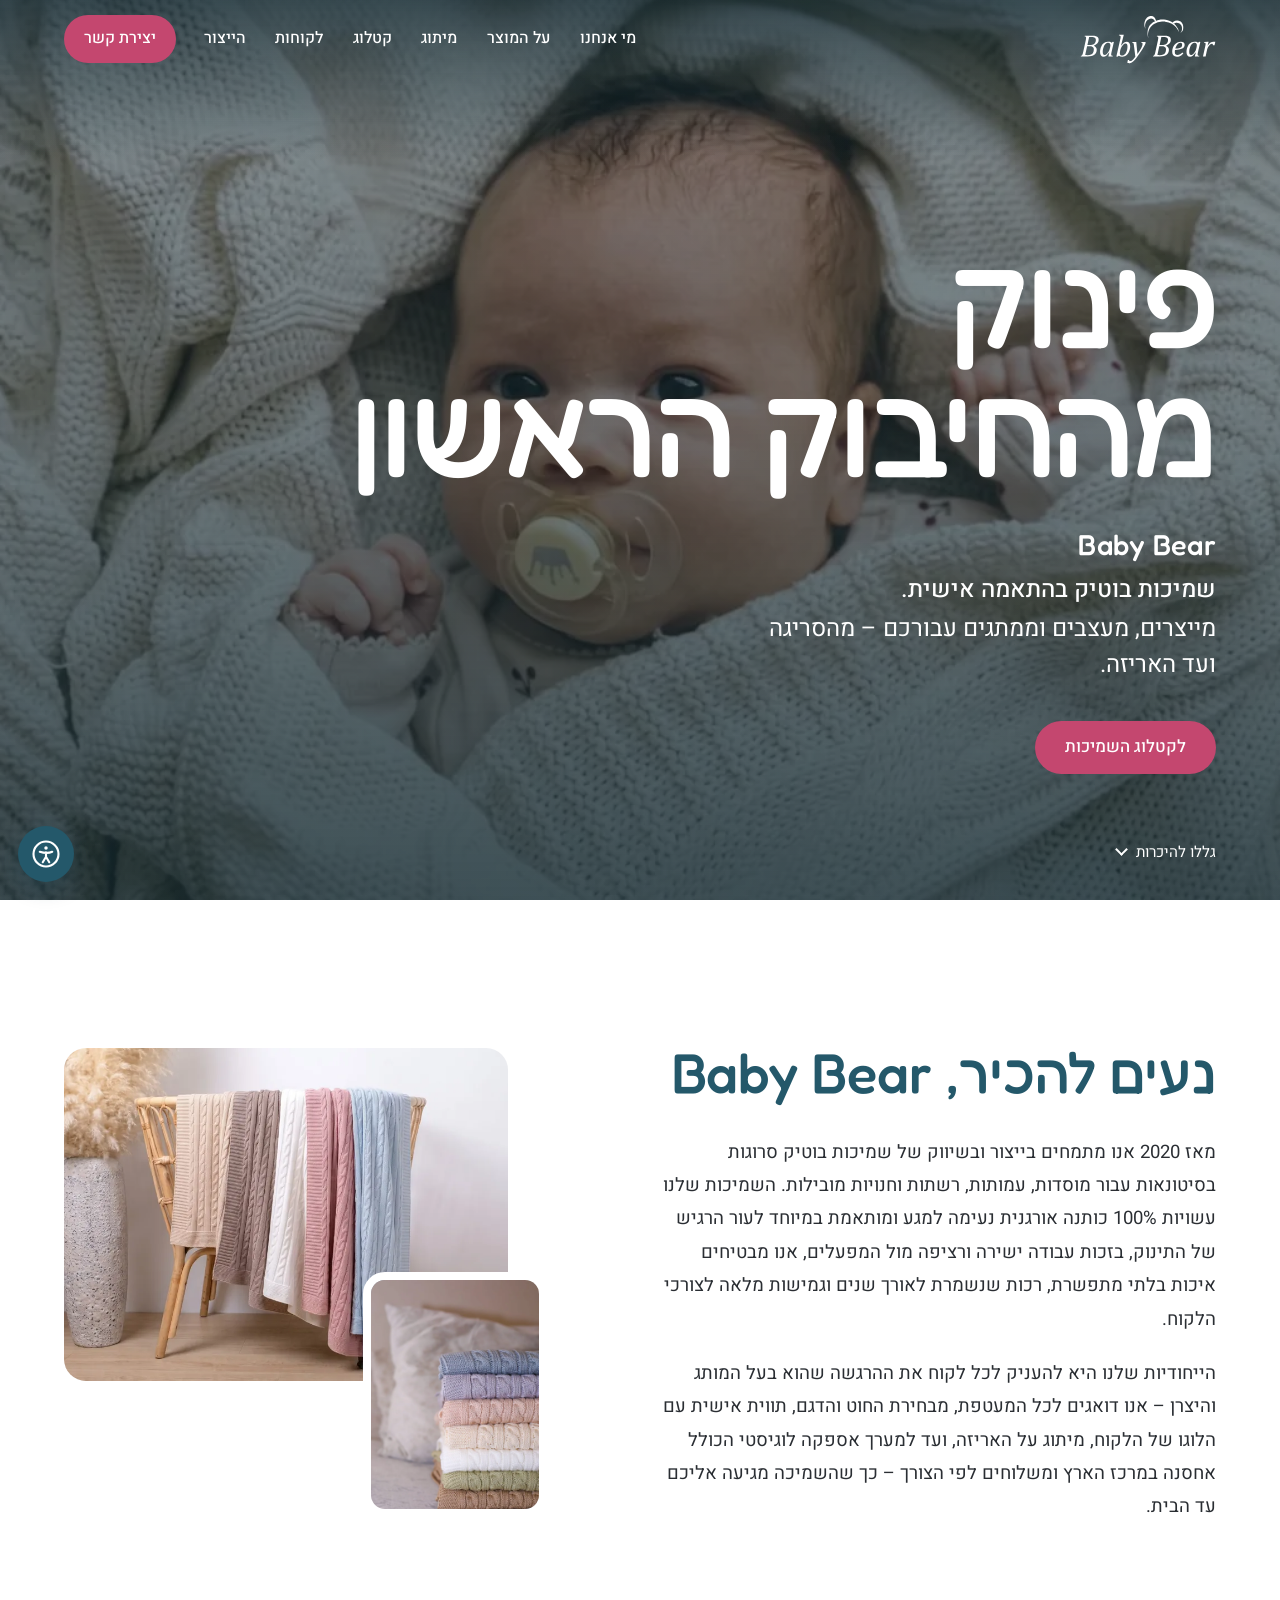
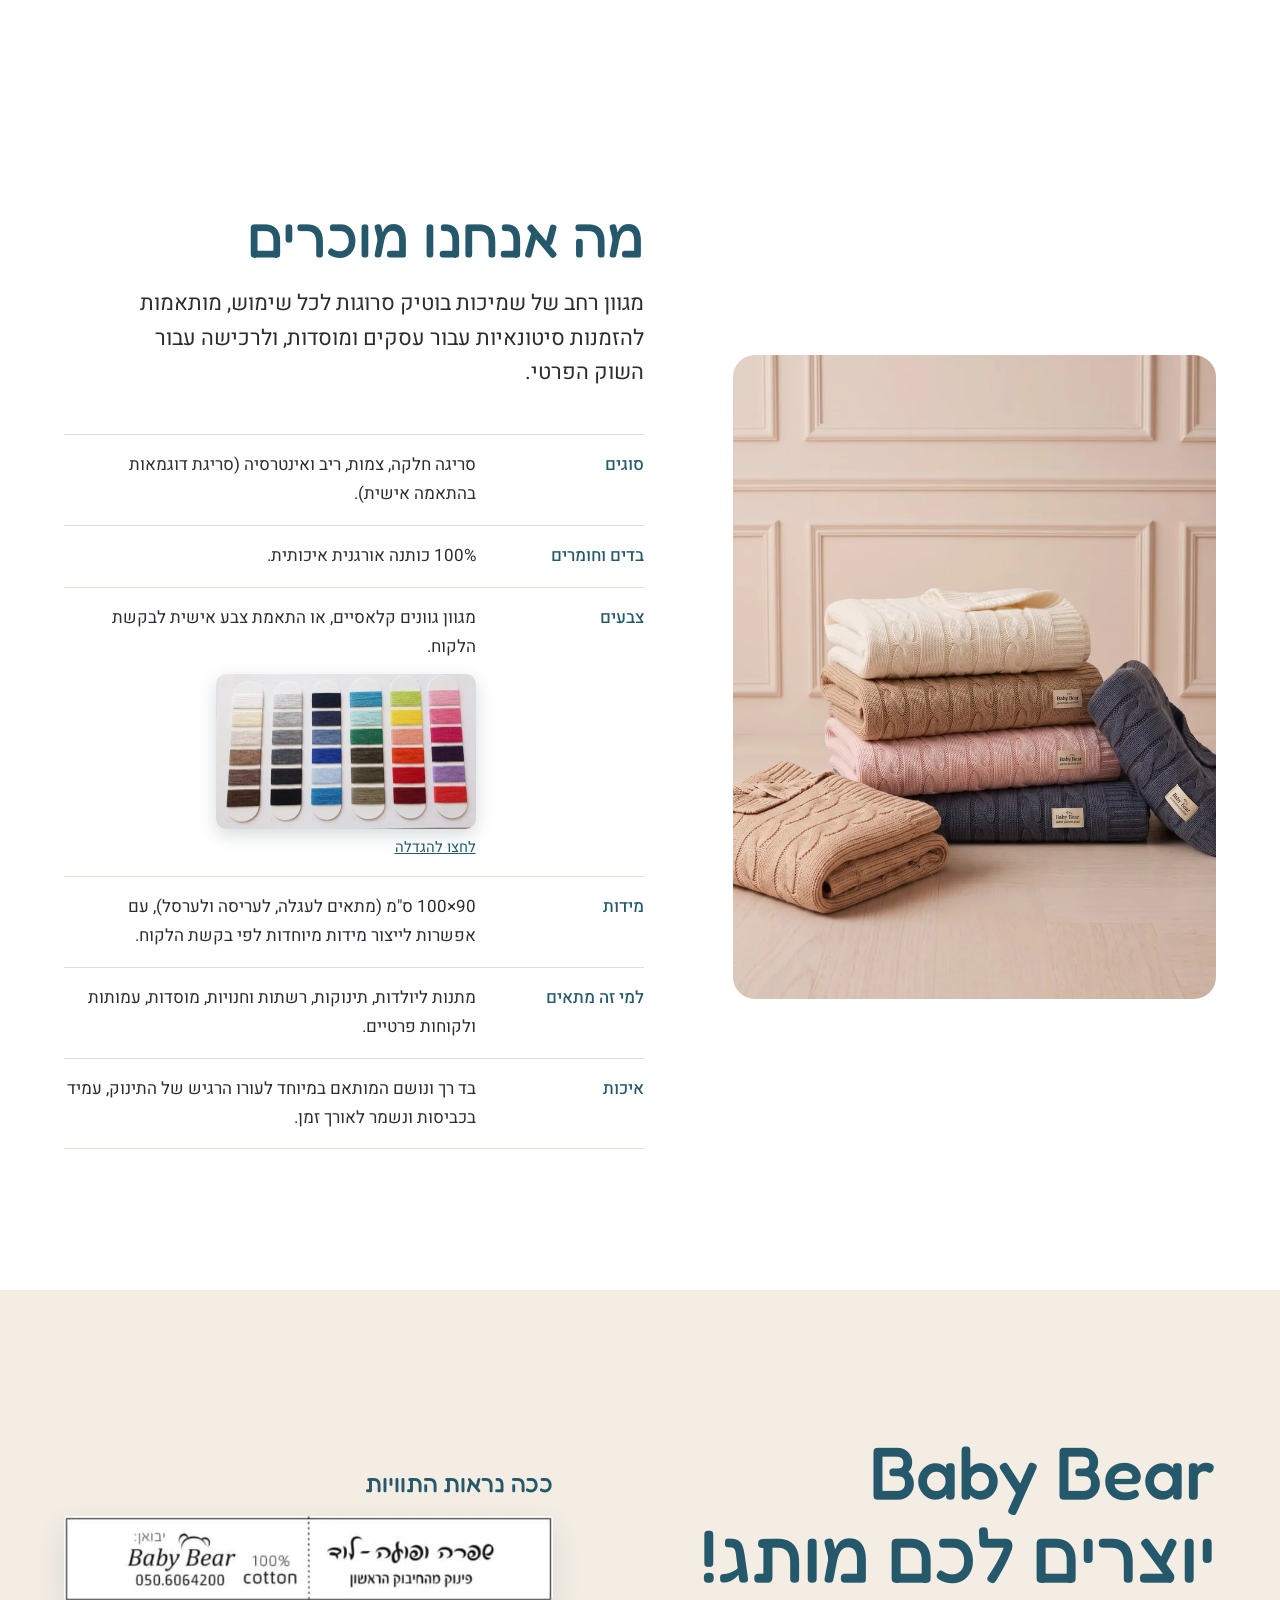
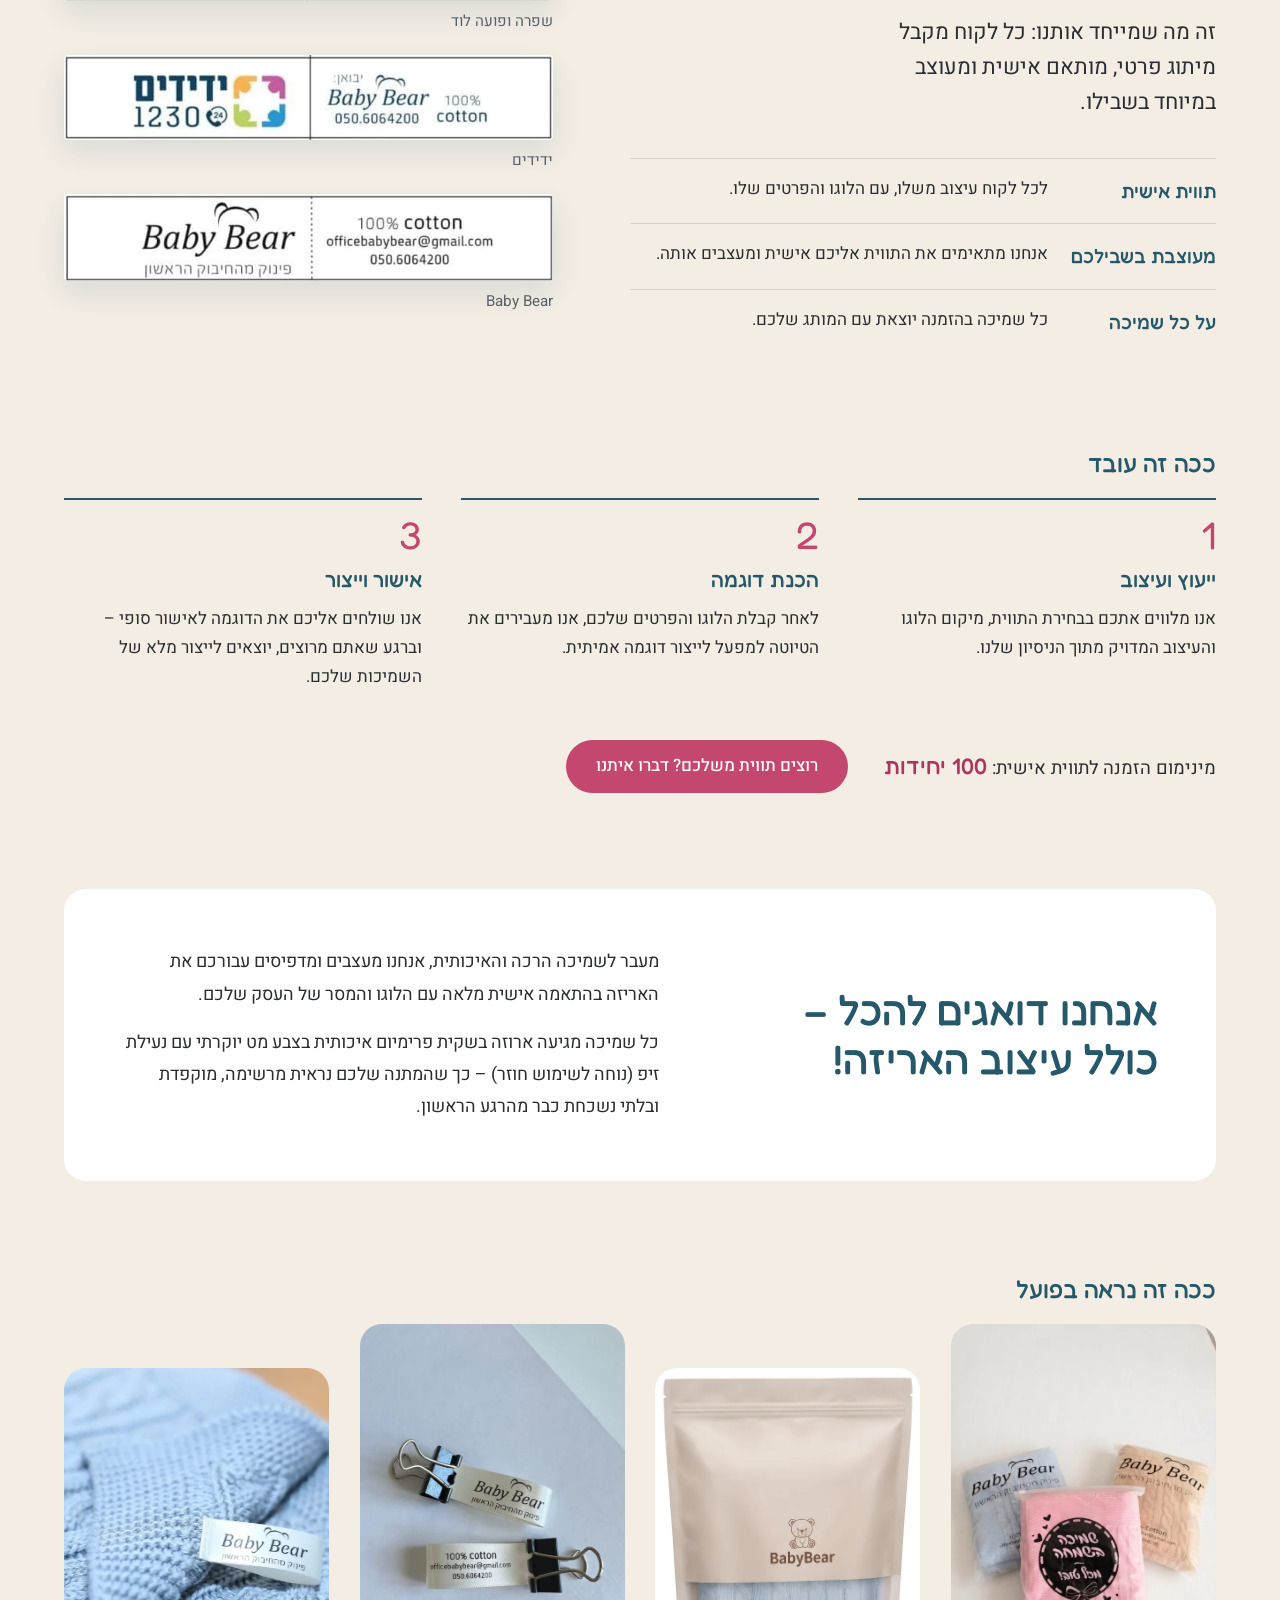
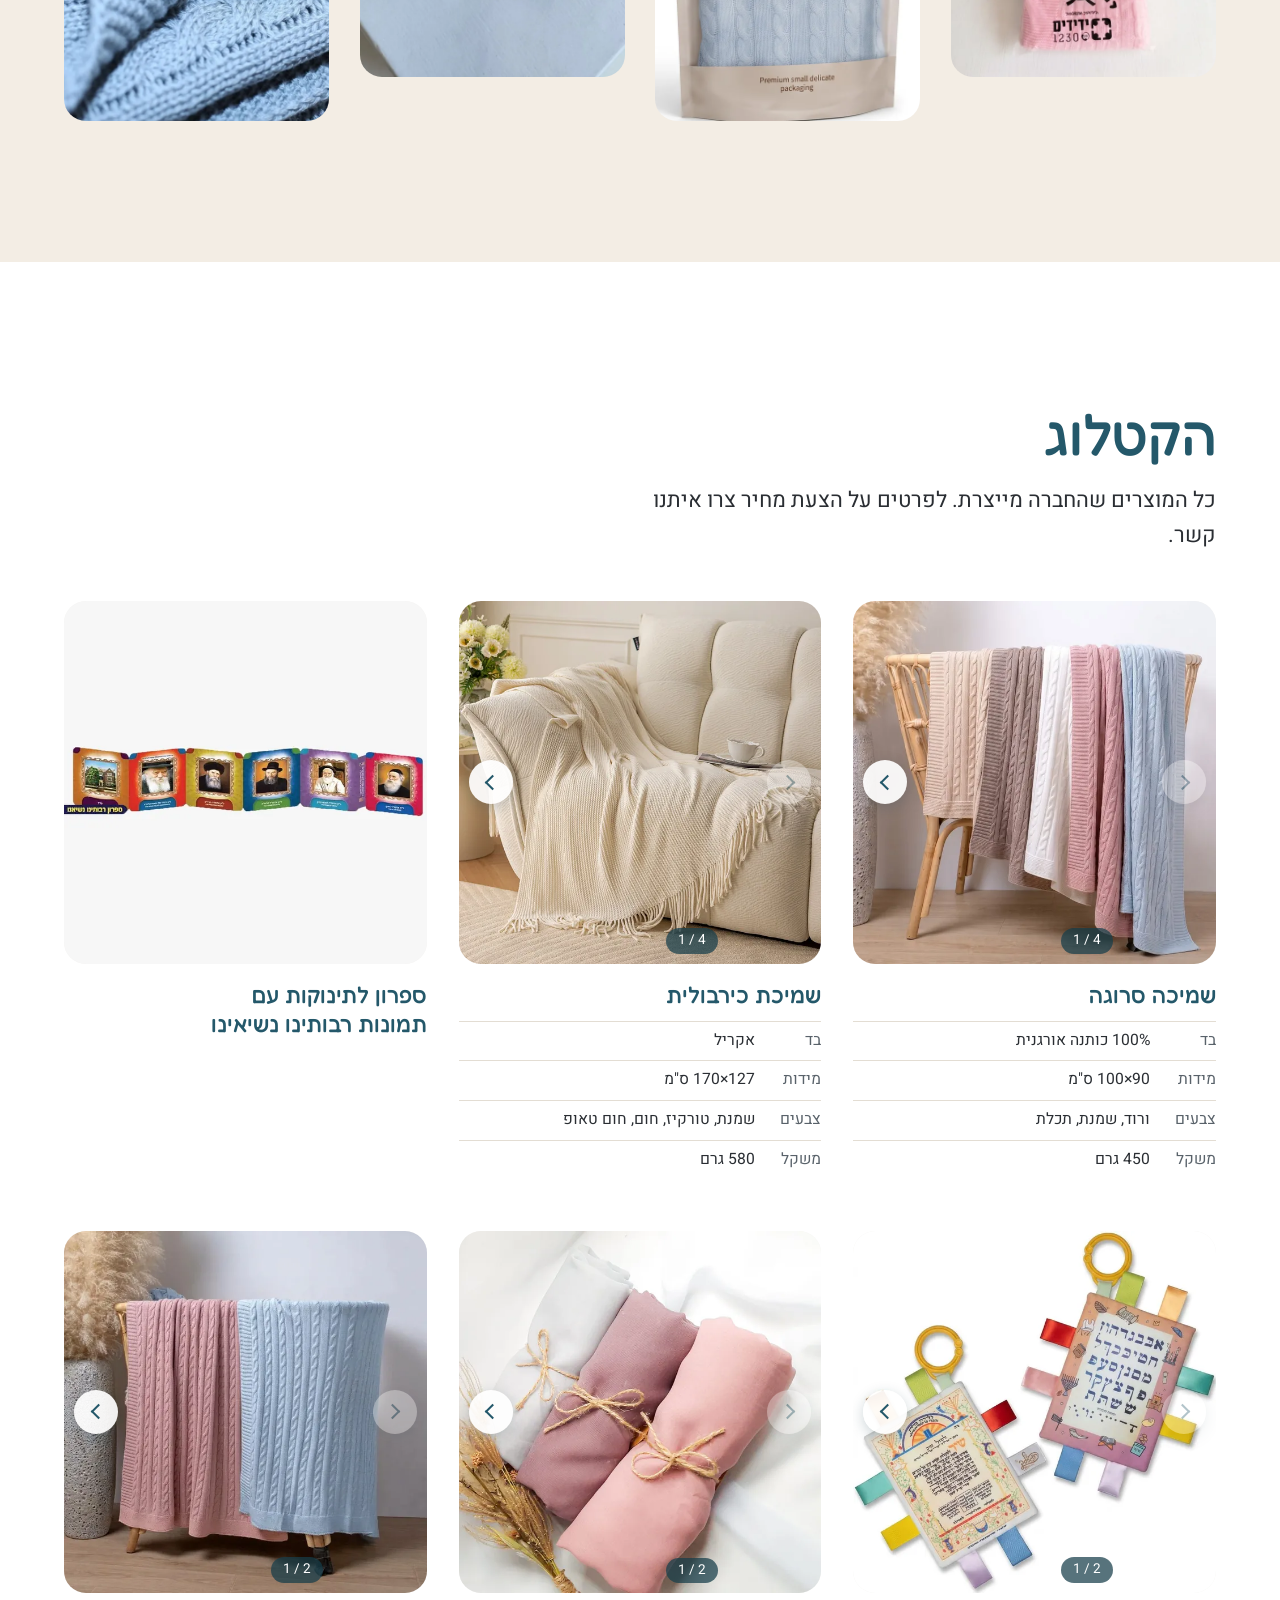
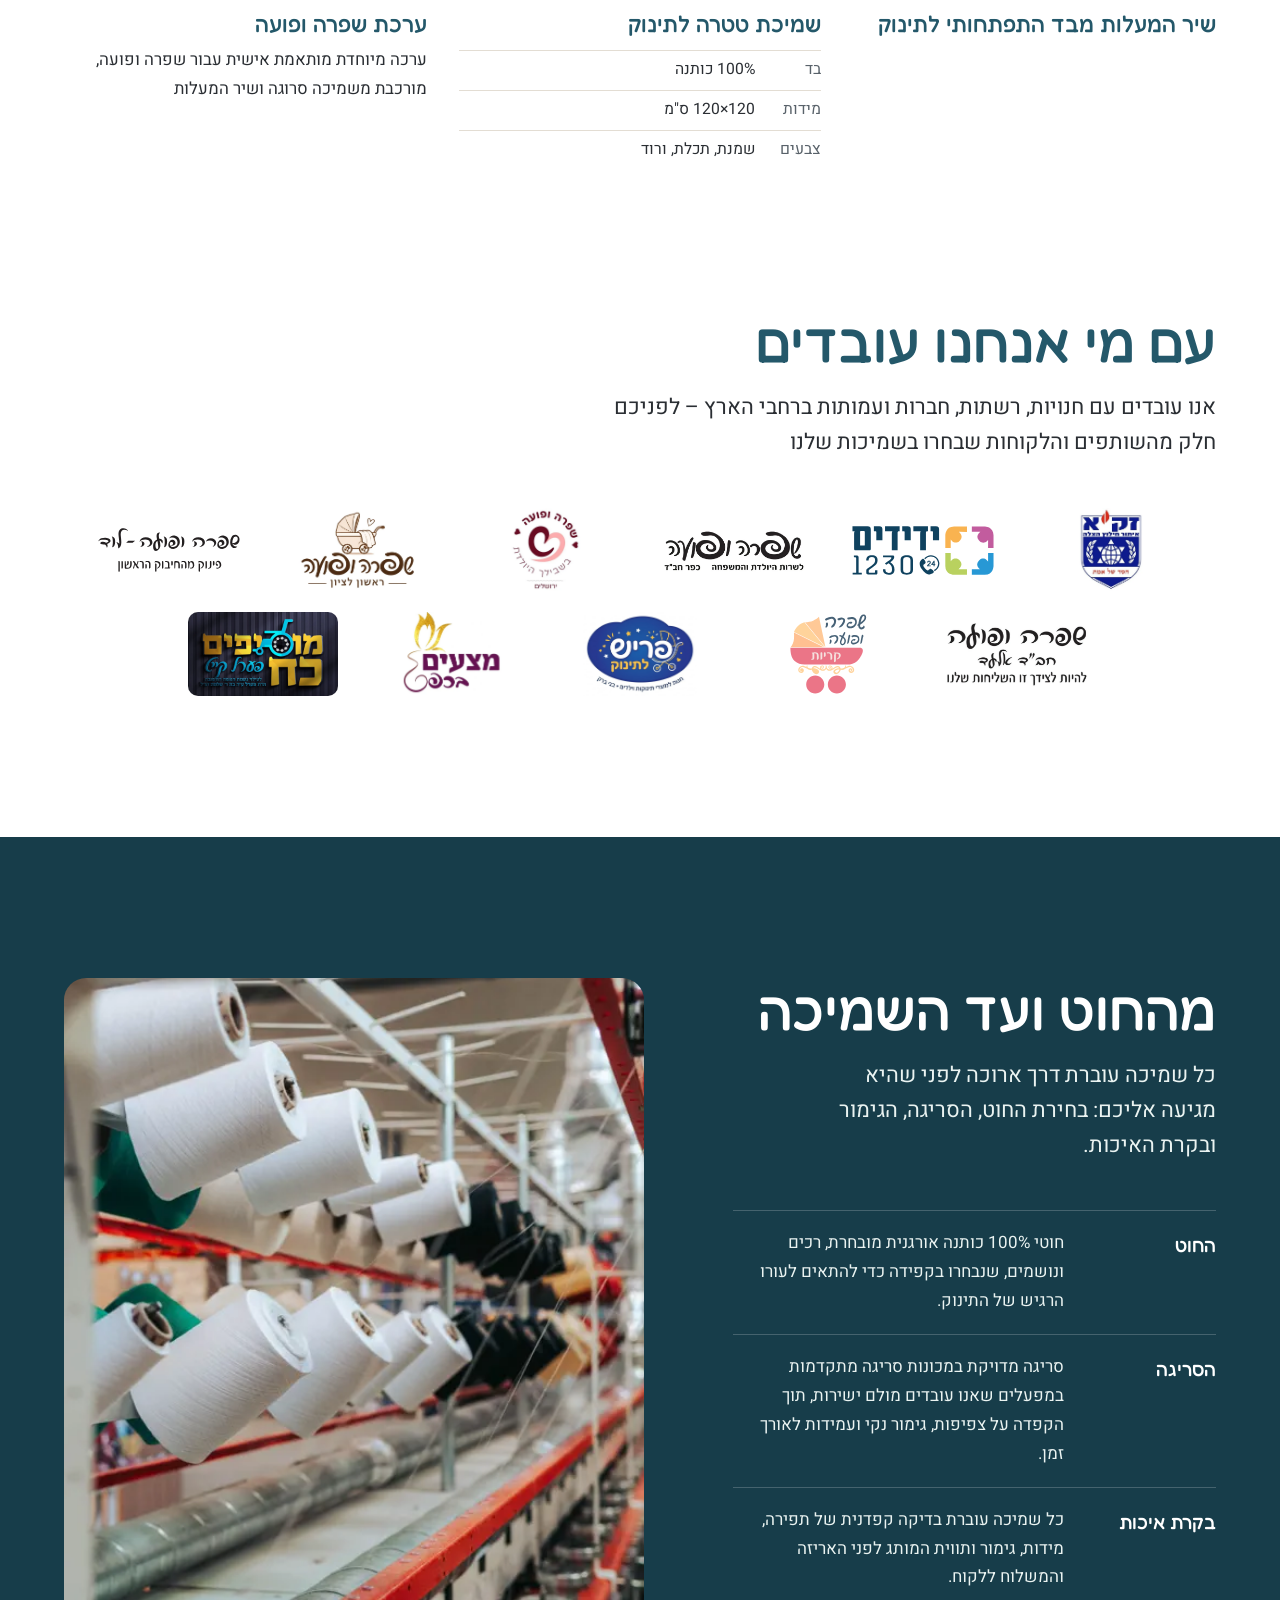
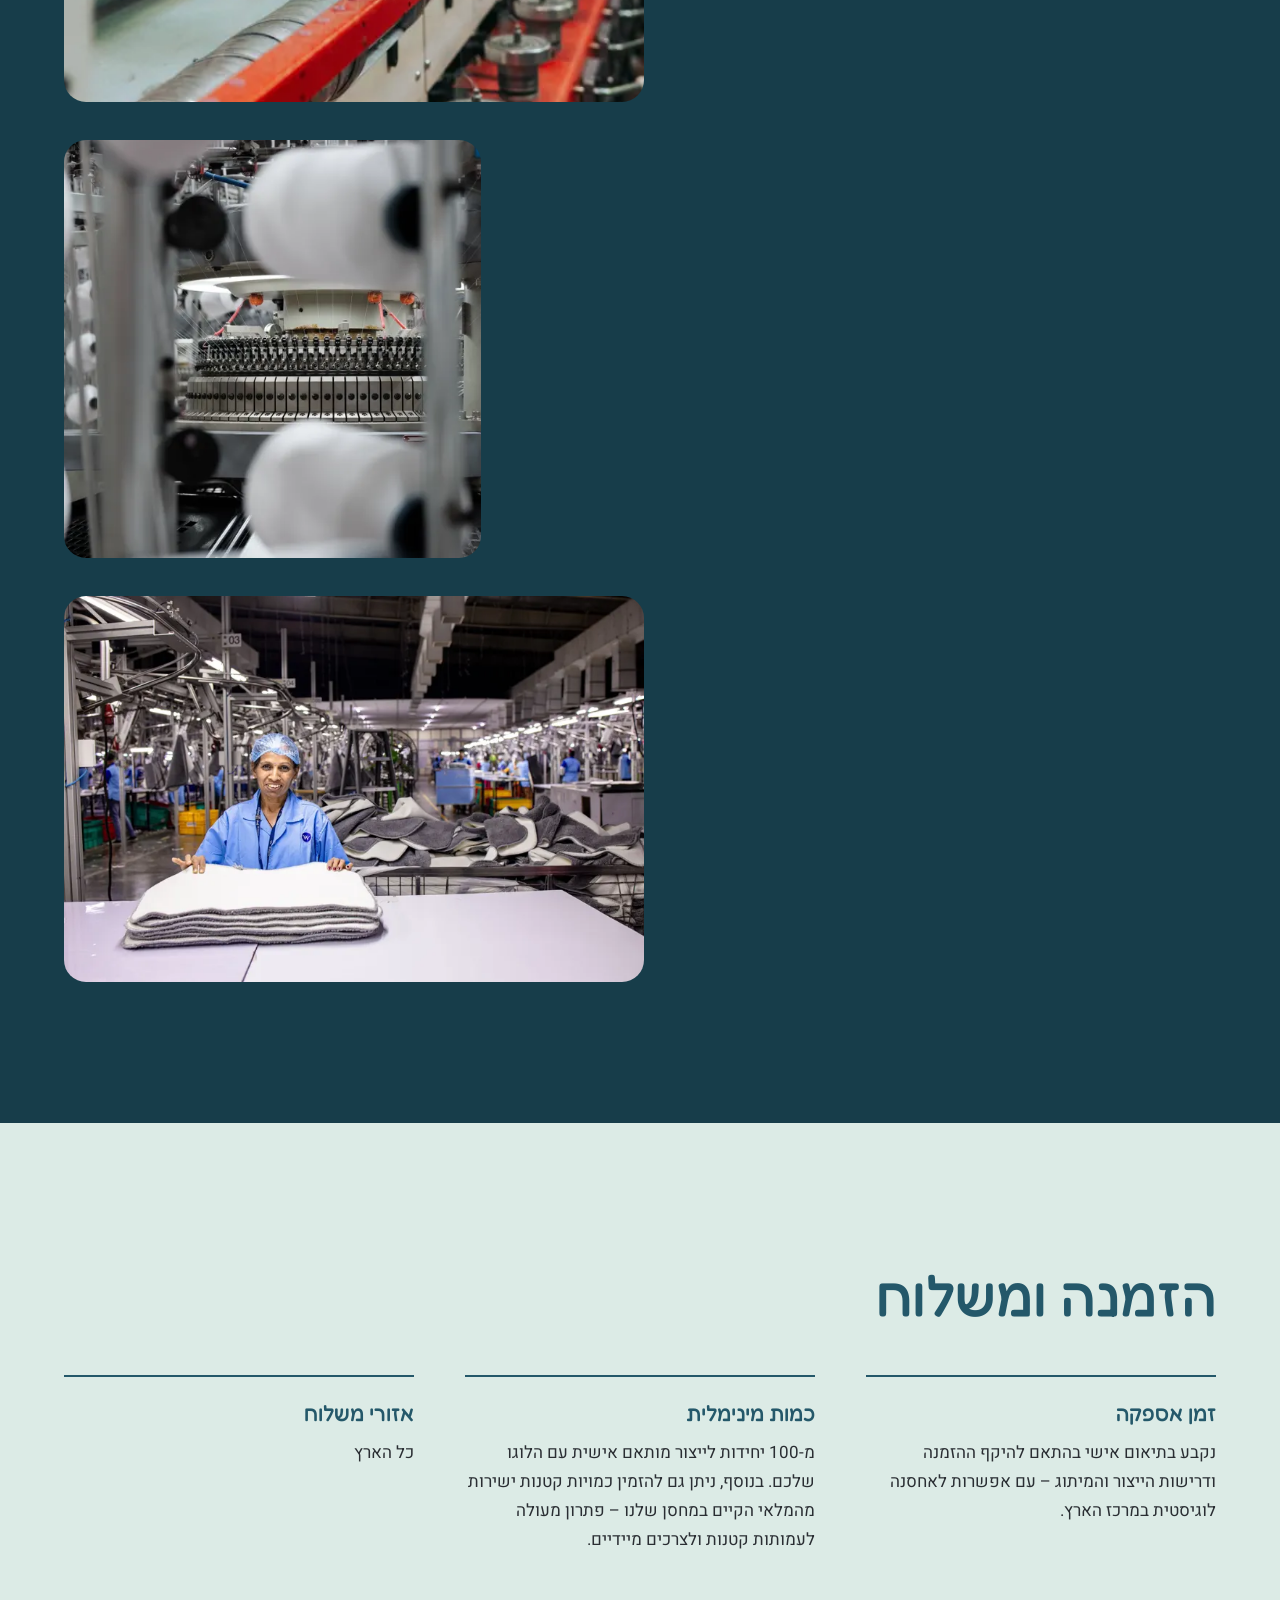
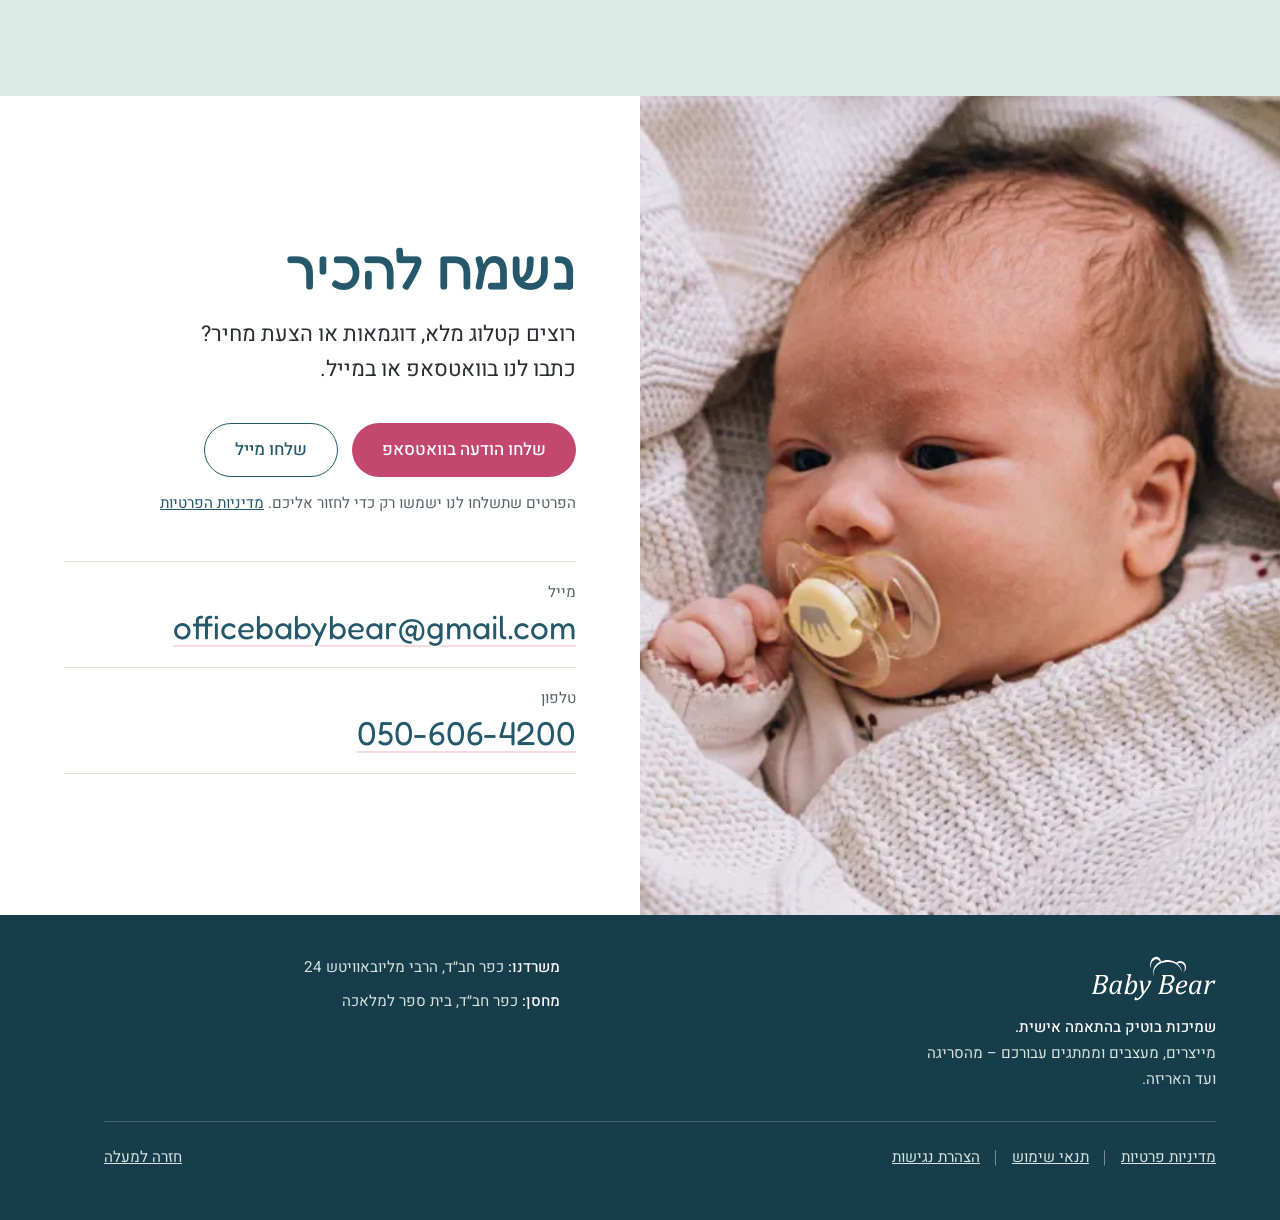
<file: index.html>
<!doctype html>
<html lang="he" dir="rtl">
<head>
  <meta charset="utf-8">
  <meta name="viewport" content="width=device-width, initial-scale=1">
  <title>Baby Bear | שמיכות בוטיק בהתאמה אישית</title>
  <meta name="description" content="Baby Bear. שמיכות בוטיק בהתאמה אישית. מייצרים, מעצבים וממתגים עבורכם – מהסריגה ועד האריזה.">
  <meta property="og:type" content="website">
  <meta property="og:locale" content="he_IL">
  <meta property="og:site_name" content="Baby Bear">
  <meta property="og:title" content="Baby Bear">
  <meta property="og:description" content="שמיכות בוטיק בהתאמה אישית. מייצרים, מעצבים וממתגים עבורכם – מהסריגה ועד האריזה.">
  <link rel="canonical" href="https://babybear.co.il/">
  <meta property="og:url" content="https://babybear.co.il/">
  <meta property="og:image" content="https://babybear.co.il/assets/img/og-image-white.png">
  <meta property="og:image:width" content="1200">
  <meta property="og:image:height" content="630">
  <meta property="og:image:alt" content="Baby Bear">
  <meta name="twitter:card" content="summary_large_image">
  <script type="application/ld+json">
{
  "@context": "https://schema.org",
  "@type": "Organization",
  "name": "Baby Bear",
  "description": "שמיכות בוטיק בהתאמה אישית. מייצרים, מעצבים וממתגים עבורכם – מהסריגה ועד האריזה.",
  "foundingDate": "2020",
  "email": "officebabybear@gmail.com",
  "telephone": "+972-50-606-4200",
  "address": {
    "@type": "PostalAddress",
    "streetAddress": "הרבי מליובאוויטש 24",
    "addressLocality": "כפר חב״ד",
    "addressCountry": "IL"
  }
}
  </script>
  <link rel="preconnect" href="https://fonts.googleapis.com">
  <link rel="preconnect" href="https://fonts.gstatic.com" crossorigin>
  <link href="https://fonts.googleapis.com/css2?family=Fredoka:wght@400;500;600&family=Heebo:wght@300;400;500;700&display=swap" rel="stylesheet">
  <link rel="stylesheet" href="assets/css/style.css?v=20261115h">
  <script>document.documentElement.classList.add('js');</script>
</head>

<body id="top">
  <svg width="0" height="0" style="position:absolute" aria-hidden="true" focusable="false"><symbol id="bb-logo" viewBox="46 133 618 227"><path d="M89.51 273.74C94.31 273.74 98.18 273.42 101.11 272.77C104.04 272.12 106.43 271.15 108.28 269.86C110.12 268.57 111.77 267.06 113.23 265.33C114.68 263.59 115.84 261.55 116.69 259.19C117.54 256.84 117.97 254.07 117.97 250.88C117.97 248.90 117.63 247.04 116.94 245.31C116.24 243.58 115.05 242.10 113.37 240.88C111.68 239.65 109.74 238.78 107.55 238.25C105.36 237.72 102.44 237.45 98.79 237.45C94.78 237.45 91.04 237.52 87.57 237.66L79.75 273.74ZM69.71 319.51C73.31 319.69 76.68 319.78 79.82 319.78C86.79 319.78 92.18 318.91 95.99 317.16C99.80 315.40 102.88 312.54 105.23 308.57C107.59 304.60 108.76 299.84 108.76 294.31C108.76 291.30 108.17 288.76 107.00 286.69C105.82 284.61 103.95 282.95 101.39 281.70C98.82 280.45 95.31 279.83 90.83 279.83L78.30 279.83ZM108.62 277.48C112.92 279.19 116.22 281.62 118.52 284.78C120.84 287.95 121.99 291.53 121.99 295.55C121.99 300.31 121.12 304.57 119.39 308.33C117.66 312.09 114.92 315.38 111.19 318.20C107.45 321.01 103.15 323.00 98.31 324.15C93.46 325.30 87.48 325.88 80.37 325.88L49.56 325.88L50.32 322.49C52.07 322.21 53.39 321.76 54.26 321.14C55.14 320.51 55.88 319.65 56.48 318.54C57.08 317.43 57.64 316.09 58.15 314.49C58.65 312.90 59.41 309.82 60.43 305.25L72.20 251.92C73.22 247.31 73.72 243.66 73.72 240.98C73.72 238.72 73.19 237.15 72.13 236.28C71.07 235.40 69.34 234.89 66.94 234.75L67.70 231.36L101.98 231.36C108.90 231.36 114.45 232.09 118.63 233.54C122.81 234.99 125.88 237.13 127.84 239.95C129.80 242.76 130.79 246.29 130.79 250.54C130.79 256.58 128.94 261.86 125.24 266.36C121.55 270.87 116.06 274.31 108.76 276.72Z"/><path d="M182.86 283.71C183.28 281.82 183.56 280.18 183.69 278.79C183.83 277.41 183.90 275.91 183.90 274.29C183.90 270.69 183.14 268.07 181.61 266.43C180.09 264.80 177.55 263.97 174.00 263.97C172.06 263.97 170.21 264.29 168.45 264.91C166.70 265.53 164.93 266.57 163.12 268.02C161.32 269.48 159.60 271.39 157.97 273.74C156.33 276.09 154.84 278.95 153.50 282.33C152.16 285.70 151.12 289.31 150.39 293.16C149.64 297.02 149.27 300.77 149.27 304.41C149.27 309.22 149.93 312.81 151.25 315.19C152.56 317.56 154.77 318.75 157.86 318.75C159.29 318.75 160.78 318.42 162.33 317.78C163.87 317.13 165.60 315.94 167.49 314.21C169.38 312.48 171.53 309.93 173.93 306.56C176.10 303.47 177.81 300.41 179.09 297.39C180.36 294.36 181.40 290.80 182.24 286.69ZM188.96 263.07L195.33 258.50L199.76 259.61L189.16 306.63C188.51 309.40 188.08 311.54 187.85 313.04C187.62 314.54 187.50 315.77 187.50 316.75C187.50 318.63 188.03 320.01 189.09 320.86C190.15 321.71 192.18 322.26 195.18 322.49L194.56 325.88L174.76 325.88L179.12 308.50L178.22 308.22C173.79 314.69 169.59 319.42 165.62 322.42C161.65 325.42 157.45 326.92 153.01 326.92C147.94 326.92 144.00 325.01 141.21 321.17C138.41 317.34 137.02 311.97 137.02 305.04C137.02 300.61 137.53 296.16 138.54 291.71C139.56 287.26 141.09 283.03 143.15 279.03C145.20 275.04 147.66 271.52 150.52 268.48C153.39 265.43 156.69 263.00 160.46 261.21C164.22 259.40 168.32 258.50 172.75 258.50C175.61 258.50 178.34 258.84 180.92 259.51C183.51 260.18 186.18 261.37 188.96 263.07"/><path d="M228.01 301.78C227.55 303.86 227.26 305.63 227.14 307.08C227.03 308.53 226.97 309.91 226.97 311.20C226.97 314.85 227.77 317.48 229.36 319.10C230.96 320.71 233.60 321.52 237.29 321.52C239.69 321.52 241.89 321.05 243.87 320.13C245.85 319.21 247.74 317.86 249.51 316.08C251.29 314.30 252.91 312.15 254.36 309.61C255.81 307.07 257.10 304.17 258.20 300.92C259.31 297.66 260.15 294.29 260.73 290.81C261.31 287.32 261.60 284.08 261.60 281.08C261.60 276.28 260.92 272.68 259.55 270.28C258.19 267.88 256.01 266.67 253.01 266.67C250.79 266.67 248.61 267.38 246.47 268.78C244.32 270.19 241.93 272.53 239.30 275.78C236.67 279.03 234.52 282.37 232.86 285.79C231.20 289.21 229.79 293.56 228.63 298.88ZM221.92 322.49L215.54 326.99L211.11 325.88L229.05 246.73C229.32 245.58 229.66 243.92 230.05 241.74C230.45 239.57 230.64 237.82 230.64 236.48C230.64 234.54 230.05 233.19 228.88 232.40C227.70 231.61 225.59 231.18 222.54 231.08L223.37 227.48L240.90 226.86L244.91 226.86L232.72 275.33L233.62 275.61C238.10 269.60 242.30 265.27 246.23 262.59C250.15 259.92 254.07 258.58 258.00 258.58C263.03 258.58 266.94 260.49 269.73 264.32C272.53 268.15 273.92 273.55 273.92 280.53C273.92 285.51 273.24 290.52 271.88 295.55C270.52 300.59 268.63 305.13 266.20 309.19C263.78 313.26 261.08 316.59 258.10 319.20C255.12 321.81 251.98 323.76 248.68 325.05C245.38 326.34 241.91 326.99 238.26 326.99C232.12 326.99 226.67 325.49 221.92 322.49"/><path d="M290.75 274.78C290.29 271.27 289.85 268.83 289.44 267.47C289.02 266.11 288.35 265.07 287.43 264.36C286.50 263.64 285.00 263.21 282.93 263.07L283.69 259.68L301.49 259.68L306.75 314.73C322.36 293.41 330.15 278.12 330.15 268.89C330.15 266.72 329.69 265.24 328.77 264.46C327.85 263.68 326.28 263.21 324.06 263.07L324.75 259.68L342.62 259.68L344.49 263.14C342.04 269.56 338.92 276.21 335.11 283.08C331.30 289.97 326.63 297.49 321.12 305.66C315.60 313.83 309.47 322.33 302.74 331.15C297.56 337.93 293.23 343.05 289.72 346.52C286.99 349.15 284.48 351.14 282.20 352.51C279.91 353.87 277.70 354.84 275.55 355.41C273.41 355.99 271.13 356.29 268.73 356.29C267.49 356.29 266.08 356.15 264.51 355.90C262.94 355.64 261.60 355.31 260.49 354.90L263.47 341.95L268.87 341.95C268.92 343.52 269.28 344.77 269.98 345.69C270.67 346.61 271.69 347.07 273.03 347.07C274.50 347.07 275.77 346.92 276.83 346.62C277.89 346.32 279.01 345.83 280.19 345.13C281.37 344.44 282.80 343.33 284.48 341.81C286.17 340.28 288.07 338.26 290.20 335.75C292.32 333.23 294.70 330.20 297.33 326.65Z"/><path d="M417.27 273.74C422.07 273.74 425.94 273.42 428.87 272.77C431.80 272.12 434.19 271.15 436.04 269.86C437.88 268.57 439.53 267.06 440.99 265.33C442.44 263.59 443.59 261.55 444.45 259.19C445.30 256.84 445.73 254.07 445.73 250.88C445.73 248.90 445.39 247.04 444.69 245.31C443.99 243.58 442.81 242.10 441.13 240.88C439.44 239.65 437.50 238.78 435.31 238.25C433.12 237.72 430.20 237.45 426.55 237.45C422.53 237.45 418.79 237.52 415.33 237.66L407.50 273.74ZM397.47 319.51C401.06 319.69 404.43 319.78 407.58 319.78C414.54 319.78 419.94 318.91 423.74 317.16C427.55 315.40 430.63 312.54 432.99 308.57C435.34 304.60 436.52 299.84 436.52 294.31C436.52 291.30 435.93 288.76 434.75 286.69C433.57 284.61 431.71 282.95 429.15 281.70C426.58 280.45 423.06 279.83 418.58 279.83L406.05 279.83ZM436.38 277.48C440.67 279.19 443.98 281.62 446.28 284.78C448.59 287.95 449.74 291.53 449.74 295.55C449.74 300.31 448.88 304.57 447.15 308.33C445.42 312.09 442.68 315.38 438.94 318.20C435.21 321.01 430.91 323.00 426.06 324.15C421.21 325.30 415.24 325.88 408.13 325.88L377.31 325.88L378.08 322.49C379.83 322.21 381.14 321.76 382.02 321.14C382.90 320.51 383.63 319.65 384.24 318.54C384.84 317.43 385.39 316.09 385.90 314.49C386.41 312.90 387.17 309.82 388.19 305.25L399.96 251.92C400.97 247.31 401.48 243.66 401.48 240.98C401.48 238.72 400.95 237.15 399.89 236.28C398.82 235.40 397.09 234.89 394.70 234.75L395.46 231.36L429.73 231.36C436.66 231.36 442.21 232.09 446.39 233.54C450.56 234.99 453.64 237.13 455.60 239.95C457.56 242.76 458.54 246.29 458.54 250.54C458.54 256.58 456.69 261.86 453.00 266.36C449.31 270.87 443.81 274.31 436.52 276.72Z"/><path d="M478.48 290.15C482.73 290.10 486.46 289.86 489.67 289.42C492.88 288.99 495.63 288.38 497.94 287.62C500.26 286.86 502.17 285.95 503.69 284.89C505.21 283.83 506.43 282.66 507.33 281.39C508.23 280.12 508.85 278.78 509.20 277.38C509.54 275.96 509.72 274.50 509.72 272.97C509.72 270.16 509.06 267.96 507.74 266.36C506.43 264.77 504.47 263.97 501.89 263.97C498.66 263.97 495.49 265.14 492.37 267.47C489.25 269.80 486.51 272.94 484.13 276.89C481.75 280.84 479.87 285.26 478.48 290.15M515.32 312.10C511.91 315.84 508.63 318.79 505.49 320.97C502.35 323.14 499.21 324.68 496.08 325.61C492.93 326.53 489.47 326.99 485.68 326.99C482.04 326.99 478.90 326.40 476.27 325.22C473.64 324.05 471.46 322.43 469.73 320.38C467.99 318.32 466.71 315.88 465.88 313.04C465.05 310.20 464.64 307.11 464.64 303.79C464.64 298.86 465.53 293.56 467.30 287.90C469.08 282.24 471.77 277.16 475.37 272.67C478.97 268.17 483.29 264.68 488.32 262.21C493.35 259.74 498.70 258.51 504.38 258.51C509.97 258.51 514.16 259.63 516.95 261.90C519.74 264.16 521.14 267.69 521.14 272.49C521.14 280.34 517.46 286.23 510.10 290.15C502.73 294.08 491.80 296.03 477.30 296.03C476.75 298.81 476.48 301.81 476.48 305.04C476.48 309.88 477.42 313.40 479.32 315.60C481.21 317.79 484.30 318.89 488.60 318.89C492.84 318.89 496.70 317.97 500.16 316.12C503.63 314.28 507.25 311.43 511.04 307.60Z"/><path d="M575.43 283.71C575.85 281.82 576.13 280.18 576.26 278.79C576.40 277.41 576.47 275.91 576.47 274.29C576.47 270.69 575.71 268.07 574.19 266.43C572.66 264.80 570.12 263.97 566.57 263.97C564.63 263.97 562.78 264.29 561.02 264.91C559.27 265.53 557.50 266.57 555.69 268.02C553.89 269.48 552.17 271.39 550.54 273.74C548.90 276.09 547.41 278.95 546.07 282.33C544.73 285.70 543.69 289.31 542.96 293.16C542.21 297.02 541.84 300.77 541.84 304.41C541.84 309.22 542.50 312.81 543.82 315.19C545.13 317.56 547.34 318.75 550.43 318.75C551.86 318.75 553.35 318.42 554.90 317.78C556.44 317.13 558.17 315.94 560.06 314.21C561.95 312.48 564.10 309.93 566.50 306.56C568.67 303.47 570.38 300.41 571.66 297.39C572.93 294.36 573.97 290.80 574.81 286.69ZM581.53 263.07L587.90 258.50L592.33 259.61L581.73 306.63C581.08 309.40 580.65 311.54 580.42 313.04C580.19 314.54 580.07 315.77 580.07 316.75C580.07 318.63 580.60 320.01 581.66 320.86C582.72 321.71 584.75 322.26 587.75 322.49L587.13 325.88L567.33 325.88L571.69 308.50L570.79 308.22C566.36 314.69 562.16 319.42 558.19 322.42C554.22 325.42 550.02 326.92 545.58 326.92C540.51 326.92 536.57 325.01 533.78 321.17C530.98 317.34 529.59 311.97 529.59 305.04C529.59 300.61 530.10 296.16 531.11 291.71C532.13 287.26 533.66 283.03 535.72 279.03C537.77 275.04 540.23 271.52 543.09 268.48C545.96 265.43 549.26 263.00 553.03 261.21C556.79 259.40 560.89 258.50 565.32 258.50C568.18 258.50 570.91 258.84 573.49 259.51C576.08 260.18 578.75 261.37 581.53 263.07"/><path d="M625.91 259.06L630.07 259.06L625.22 276.09L626.05 276.37C630.44 270.32 634.72 265.85 638.90 262.93C643.08 260.03 647.38 258.58 651.81 258.58C655.19 258.58 658.00 258.82 660.27 259.33L656.93 274.84L649.80 274.84C649.44 272.45 648.86 270.62 648.08 269.37C647.29 268.13 646.07 267.51 644.41 267.51C642.60 267.51 640.52 268.43 638.17 270.27C635.81 272.12 633.41 274.66 630.97 277.89C628.52 281.12 626.69 284.10 625.46 286.82C624.24 289.55 623.30 292.57 622.66 295.90L616.36 325.88L604.38 325.88L614.91 278.59C615.87 274.25 616.36 270.94 616.36 268.68C616.36 267.39 616.15 266.39 615.74 265.67C615.32 264.95 614.65 264.42 613.73 264.08C612.80 263.73 611.24 263.49 609.02 263.35L609.78 259.68Z"/><path d="M356.04 240.41C356.04 240.41 332.89 172.78 412.20 158.36C412.20 158.36 464.47 150.95 488.95 196.20C488.95 196.20 495.78 208.15 495.59 215.74C495.59 215.74 481.17 171.15 432.22 167.92C432.22 167.92 396.16 162.04 369.98 188.99C369.98 188.99 349.47 209.29 356.04 240.41"/><path d="M345.31 202.08C345.31 202.08 335.91 186.92 346.86 167.17C346.86 167.17 368.72 136.92 386.90 166.08L391.80 165.65C391.80 165.65 388.63 143.45 370.95 141.55C370.95 141.55 352.91 139.84 344.27 157.12C344.27 157.12 329.94 181.59 345.31 202.08"/><path d="M466.18 171.79C466.18 171.79 481.17 155.40 502.61 167.17C502.61 167.17 519.69 178.17 513.81 205.11C513.81 205.11 506.97 217.83 498.81 220.30C498.81 220.30 514.56 211.38 507.35 187.09C507.35 187.09 501.82 173.64 484.58 172.67C484.58 172.67 472.44 174.57 472.25 177.79Z"/></symbol></svg>

  <a class="skip" href="#main">דילוג לתוכן</a>

  <header class="site-header">
    <a class="brand" href="#top" aria-label="Baby Bear, חזרה לראש הדף">
      <!-- הלוגו נלקח מהקובץ "לוגו שקית.pdf". עותק נפרד שלו: assets/img/logo.svg -->
      <svg class="brand-logo" viewBox="0 0 618 227" aria-hidden="true" focusable="false"><use href="#bb-logo"/></svg>
    </a>
    <button class="nav-toggle" type="button" aria-expanded="false" aria-controls="site-nav">
      <span class="nav-toggle-bars" aria-hidden="true"></span>
      <span class="nav-toggle-label">תפריט</span>
    </button>
    <nav class="site-nav" id="site-nav" aria-label="ניווט ראשי">
      <a href="#about">מי אנחנו</a>
      <a href="#blankets">על המוצר</a>
      <a href="#branding">מיתוג</a>
      <a href="#catalog">קטלוג</a>
      <a href="#clients">לקוחות</a>
      <a href="#making">הייצור</a>
      <a class="nav-cta" href="#contact">יצירת קשר</a>
    </nav>
  </header>

  <main id="main">

    <!-- פתיחה -->
    <section class="hero" aria-label="פתיחה">
      <video class="hero-media" muted playsinline preload="auto"
             poster="assets/img/hero-poster.webp" aria-hidden="true" tabindex="-1">
        <source src="assets/video/hero-baby-6.mp4" type="video/mp4">
      </video>
      <div class="hero-shade" aria-hidden="true"></div>

      <div class="hero-copy">
        <h1 class="hero-title">
          <span class="hero-line">פינוק</span>
          <span class="hero-line">מהחיבוק הראשון</span>
        </h1>
        <p class="hero-sub"><span class="hero-brand">Baby Bear</span><span class="hero-tag">שמיכות בוטיק בהתאמה אישית.</span> מייצרים, מעצבים וממתגים עבורכם – מהסריגה ועד האריזה.</p>
        <div class="hero-actions">
          <a class="btn btn-solid" href="#catalog">לקטלוג השמיכות</a>
        </div>
      </div>

      <a class="hero-scroll" href="#about">גללו להיכרות</a>
    </section>

    <!-- מי אנחנו -->
    <section class="about section" id="about">
      <div class="about-text reveal">
        <h2>נעים להכיר, Baby Bear</h2>
        <p class="about-copy">מאז 2020 אנו מתמחים בייצור ובשיווק של שמיכות בוטיק סרוגות בסיטונאות עבור מוסדות, עמותות, רשתות וחנויות מובילות. השמיכות שלנו עשויות 100% כותנה אורגנית נעימה למגע ומותאמת במיוחד לעור הרגיש של התינוק, בזכות עבודה ישירה ורציפה מול המפעלים, אנו מבטיחים איכות בלתי מתפשרת, רכות שנשמרת לאורך שנים וגמישות מלאה לצורכי הלקוח.</p>
        <p class="about-copy">הייחודיות שלנו היא להעניק לכל לקוח את ההרגשה שהוא בעל המותג והיצרן – אנו דואגים לכל המעטפת, מבחירת החוט והדגם, תווית אישית עם הלוגו של הלקוח, מיתוג על האריזה, ועד למערך אספקה לוגיסטי הכולל אחסנה במרכז הארץ ומשלוחים לפי הצורך – כך שהשמיכה מגיעה אליכם עד הבית.</p>
      </div>

      <div class="about-photos reveal">
        <img class="about-photo-a" src="assets/img/about-rack-800.webp"
             srcset="assets/img/about-rack-800.webp 800w, assets/img/about-rack-1600.webp 1600w"
             sizes="(min-width: 900px) 40vw, 90vw" width="800" height="598" loading="lazy"
             alt="שמיכות סרוגות בצבעי פסטל תלויות על מתלה במבוק">
        <img class="about-photo-b" src="assets/img/about-stack-800.webp"
             srcset="assets/img/about-stack-800.webp 800w, assets/img/about-stack-1600.webp 960w"
             sizes="(min-width: 900px) 16vw, 38vw" width="800" height="1200" loading="lazy"
             alt="ערימת שמיכות סרוגות בדוגמת צמות בגווני כחול, סגול, ורוד, שמנת ולבן">
      </div>
    </section>

    <!-- השמיכות -->
    <section class="blankets section" id="blankets">
      <div class="blankets-photo reveal">
        <img src="assets/img/blankets-stack-800.webp"
             srcset="assets/img/blankets-stack-800.webp 800w, assets/img/blankets-stack-1500.webp 1500w"
             sizes="(min-width: 900px) 40vw, 90vw" width="800" height="1071" loading="lazy"
             alt="ערימת שמיכות סרוגות בדוגמת צמות בגווני שמנת, חום, ורוד וכחול כהה, עם תווית Baby Bear">
      </div>

      <div class="blankets-text reveal">
        <h2>מה אנחנו מוכרים</h2>
        <p class="lead">מגוון רחב של שמיכות בוטיק סרוגות לכל שימוש, מותאמות להזמנות סיטונאיות עבור עסקים ומוסדות, ולרכישה עבור השוק הפרטי.</p>
        <dl class="spec">
          <div><dt>סוגים</dt><dd>סריגה חלקה, צמות, ריב ואינטרסיה (סריגת דוגמאות בהתאמה אישית).</dd></div>
          <div><dt>בדים וחומרים</dt><dd>100% כותנה אורגנית איכותית.</dd></div>
          <div><dt>צבעים</dt><dd>מגוון גוונים קלאסיים, או התאמת צבע אישית לבקשת הלקוח.
            <a class="color-chart" href="assets/img/colors-chart-1400.webp" target="_blank" rel="noopener">
              <img src="assets/img/colors-chart-520.webp" width="520" height="311" loading="lazy" alt="לוח דוגמיות חוט בשלושים גוונים: חום, בז׳ ולבן, שחור ואפור, גווני כחול, ירוק וטורקיז, אדום, כתום, צהוב וורוד, סגול">
              <span>לחצו להגדלה</span>
            </a>
          </dd></div>
          <div><dt>מידות</dt><dd>90×100 ס"מ (מתאים לעגלה, לעריסה ולערסל), עם אפשרות לייצור מידות מיוחדות לפי בקשת הלקוח.</dd></div>
          <div><dt>למי זה מתאים</dt><dd>מתנות ליולדות, תינוקות, רשתות וחנויות, מוסדות, עמותות ולקוחות פרטיים.</dd></div>
          <div><dt>איכות</dt><dd>בד רך ונושם המותאם במיוחד לעורו הרגיש של התינוק, עמיד בכביסות ונשמר לאורך זמן.</dd></div>
        </dl>
      </div>
    </section>

    <!-- מיתוג -->
    <section class="branding" id="branding">
      <div class="branding-inner">
        <div class="branding-text reveal">
          <h2>Baby Bear יוצרים לכם מותג!</h2>
          <p class="lead">זה מה שמייחד אותנו: כל לקוח מקבל מיתוג פרטי, מותאם אישית ומעוצב במיוחד בשבילו.</p>
          <ul class="branding-points">
            <li><strong>תווית אישית</strong><span>לכל לקוח עיצוב משלו, עם הלוגו והפרטים שלו.</span></li>
            <li><strong>מעוצבת בשבילכם</strong><span>אנחנו מתאימים את התווית אליכם אישית ומעצבים אותה.</span></li>
            <li><strong>על כל שמיכה</strong><span>כל שמיכה בהזמנה יוצאת עם המותג שלכם.</span></li>
          </ul>
        </div>

        <div class="branding-designs reveal">
          <h3>ככה נראות התוויות</h3>
          <ul>
            <li><figure>
              <img src="assets/img/branding/label-lod.webp" width="627" height="109" loading="lazy"
                   alt="עיצוב תווית: בצד אחד הלוגו של שפרה ופועה לוד, ובצד השני Baby Bear עם פרטי הקשר">
              <figcaption>שפרה ופועה לוד</figcaption>
            </figure></li>
            <li><figure>
              <img src="assets/img/branding/label-yedidim.webp" width="627" height="110" loading="lazy"
                   alt="עיצוב תווית: בצד אחד הלוגו של ידידים, ובצד השני Baby Bear עם פרטי הקשר">
              <figcaption>ידידים</figcaption>
            </figure></li>
            <li><figure>
              <img src="assets/img/branding/label-babybear.webp" width="632" height="112" loading="lazy"
                   alt="עיצוב תווית של Baby Bear עם הסלוגן פינוק מהחיבוק הראשון">
              <figcaption>Baby Bear</figcaption>
            </figure></li>
          </ul>
        </div>
      </div>

      <div class="branding-process reveal">
        <h3>ככה זה עובד</h3>
        <ol class="process-steps">
          <li><strong>ייעוץ ועיצוב</strong><span>אנו מלווים אתכם בבחירת התווית, מיקום הלוגו והעיצוב המדויק מתוך הניסיון שלנו.</span></li>
          <li><strong>הכנת דוגמה</strong><span>לאחר קבלת הלוגו והפרטים שלכם, אנו מעבירים את הטיוטה למפעל לייצור דוגמה אמיתית.</span></li>
          <li><strong>אישור וייצור</strong><span>אנו שולחים אליכם את הדוגמה לאישור סופי – וברגע שאתם מרוצים, יוצאים לייצור מלא של השמיכות שלכם.</span></li>
        </ol>
        <div class="process-cta">
          <p class="process-min">מינימום הזמנה לתווית אישית: <strong>100 יחידות</strong></p>
          <a class="btn btn-solid" href="https://wa.me/972506064200?text=%D7%A9%D7%9C%D7%95%D7%9D%2C%20%D7%90%D7%A9%D7%9E%D7%97%20%D7%9C%D7%A9%D7%9E%D7%95%D7%A2%20%D7%A2%D7%9C%20%D7%9E%D7%99%D7%AA%D7%95%D7%92%20%D7%90%D7%99%D7%A9%D7%99%20%28%D7%AA%D7%95%D7%95%D7%99%D7%AA%20%D7%9E%D7%A9%D7%9C%D7%A0%D7%95%29%20%D7%9C%D7%A9%D7%9E%D7%99%D7%9B%D7%95%D7%AA." target="_blank" rel="noopener">רוצים תווית משלכם? דברו איתנו</a>
        </div>
      </div>

      <div class="branding-packaging reveal">
        <div class="packaging-panel">
          <h3>אנחנו דואגים להכל – כולל עיצוב האריזה!</h3>
          <div>
          <p>מעבר לשמיכה הרכה והאיכותית, אנחנו מעצבים ומדפיסים עבורכם את האריזה בהתאמה אישית מלאה עם הלוגו והמסר של העסק שלכם.</p>
          <p>כל שמיכה מגיעה ארוזה בשקית פרימיום איכותית בצבע מט יוקרתי עם נעילת זיפ (נוחה לשימוש חוזר) – כך שהמתנה שלכם נראית מרשימה, מוקפדת ובלתי נשכחת כבר מהרגע הראשון.</p>
          </div>
        </div>
      </div>

      <div class="branding-photos reveal">
        <h3>ככה זה נראה בפועל</h3>
        <ul>
          <li><img src="assets/img/branding/photo-packaging-600.webp"
                   srcset="assets/img/branding/photo-packaging-600.webp 600w, assets/img/branding/photo-packaging-1000.webp 1000w"
                   sizes="(min-width: 900px) 30vw, 50vw" width="600" height="800" loading="lazy"
                   alt="שלוש שמיכות ארוזות בשקיות זיפ מט: שתיים עם הדפס Baby Bear, ואחת עם עיצוב אישי של ידידים"></li>
          <li><img src="assets/img/branding/packaging-mockup-600.webp"
                   srcset="assets/img/branding/packaging-mockup-600.webp 600w, assets/img/branding/packaging-mockup-900.webp 900w"
                   sizes="(min-width: 900px) 22vw, 50vw" width="600" height="730" loading="lazy"
                   alt="הדמיה של שקית אריזה מט בצבע בז׳ עם חלון שקוף ולוגו דובי, ובתוכה שמיכה סרוגה בצבע תכלת"></li>
          <li><img src="assets/img/branding/photo-clips-600.webp"
                   srcset="assets/img/branding/photo-clips-600.webp 600w, assets/img/branding/photo-clips-1000.webp 1000w"
                   sizes="(min-width: 900px) 30vw, 50vw" width="600" height="800" loading="lazy"
                   alt="שתי תוויות Baby Bear מקופלות, מוחזקות בקלמרים על משטח לבן"></li>
          <li><img src="assets/img/branding/photo-blue-600.webp"
                   srcset="assets/img/branding/photo-blue-600.webp 600w, assets/img/branding/photo-blue-1026.webp 1026w"
                   sizes="(min-width: 900px) 30vw, 100vw" width="600" height="915" loading="lazy"
                   alt="תווית Baby Bear עם הסלוגן פינוק מהחיבוק הראשון על שמיכה סרוגה בצבע תכלת"></li>
        </ul>
      </div>
    </section>

    <!-- קטלוג -->
    <section class="catalog section" id="catalog">
      <div class="catalog-head reveal">
        <h2>הקטלוג</h2>
        <p class="lead">כל המוצרים שהחברה מייצרת. לפרטים על הצעת מחיר צרו איתנו קשר.</p>
      </div>
      <ul class="catalog-grid"></ul>
      <noscript><p>כדי לראות את הקטלוג יש להפעיל JavaScript בדפדפן.</p></noscript>
    </section>

    <!-- לקוחות -->
    <section class="clients section" id="clients">
      <div class="clients-head reveal">
        <h2>עם מי אנחנו עובדים</h2>
        <p class="lead">אנו עובדים עם חנויות, רשתות, חברות ועמותות ברחבי הארץ – לפניכם חלק מהשותפים והלקוחות שבחרו בשמיכות שלנו</p>
      </div>
      <ul class="client-logos reveal" aria-label="לקוחות">
        <li><img src="assets/img/clients/zaka.webp" alt="זק״א איתור חילוץ והצלה" width="287" height="360" loading="lazy"></li>
        <li><img src="assets/img/clients/yedidim.svg" alt="ידידים" width="400" height="152" loading="lazy"></li>
        <li><img src="assets/img/clients/kfar-chabad.webp" alt="שפרה ופועה כפר חב״ד" width="560" height="181" loading="lazy"></li>
        <li><img src="assets/img/clients/jerusalem-heart.webp" alt="שפרה ופועה ירושלים" width="304" height="360" loading="lazy"></li>
        <li><img src="assets/img/clients/rishon.webp" alt="שפרה ופועה ראשון לציון" width="522" height="360" loading="lazy"></li>
        <li><img src="assets/img/clients/lod.svg" alt="שפרה ופועה לוד" width="400" height="138" loading="lazy"></li>
        <li><img src="assets/img/clients/elad.webp" alt="שפרה ופועה חב״ד אלעד" width="560" height="272" loading="lazy"></li>
        <li><img src="assets/img/clients/kiryot.svg" alt="שפרה ופועה קריות" width="384" height="400" loading="lazy"></li>
        <li><img src="assets/img/clients/frish.webp" alt="פריש לתינוק, חנות למוצרי תינוקות וילדים בבני ברק" width="485" height="360" loading="lazy"></li>
        <li><img src="assets/img/clients/matzaim.webp" alt="מצעים" width="442" height="360" loading="lazy"></li>
        <li class="client-photo"><img src="assets/img/clients/mosifim-koach.webp" alt="מוסיפים כח" width="900" height="540" loading="lazy"></li>
      </ul>
    </section>

    <!-- הייצור -->
    <section class="making" id="making">
      <div class="making-inner">
        <div class="making-text">
          <h2>מהחוט ועד השמיכה</h2>
          <p class="lead">כל שמיכה עוברת דרך ארוכה לפני שהיא מגיעה אליכם: בחירת החוט, הסריגה, הגימור ובקרת האיכות.</p>
          <ul class="making-list">
            <li><strong>החוט</strong><span>חוטי 100% כותנה אורגנית מובחרת, רכים ונושמים, שנבחרו בקפידה כדי להתאים לעורו הרגיש של התינוק.</span></li>
            <li><strong>הסריגה</strong><span>סריגה מדויקת במכונות סריגה מתקדמות במפעלים שאנו עובדים מולם ישירות, תוך הקפדה על צפיפות, גימור נקי ועמידות לאורך זמן.</span></li>
            <li><strong>בקרת איכות</strong><span>כל שמיכה עוברת בדיקה קפדנית של תפירה, מידות, גימור ותווית המותג לפני האריזה והמשלוח ללקוח.</span></li>
          </ul>
        </div>

        <div class="making-photos">
          <figure class="reveal">
            <img src="assets/img/spools-row-800.webp"
                 srcset="assets/img/spools-row-800.webp 533w, assets/img/spools-row-1600.webp 1067w"
                 sizes="(min-width: 900px) 40vw, 90vw" width="533" height="800" loading="lazy"
                 alt="שורת סלילי חוט לבנים על מכונת טוויה">
          </figure>
          <figure class="reveal">
            <img src="assets/img/machine-spools-800.webp"
                 srcset="assets/img/machine-spools-800.webp 533w, assets/img/machine-spools-1600.webp 1067w"
                 sizes="(min-width: 900px) 40vw, 90vw" width="533" height="800" loading="lazy"
                 alt="מכונת סריגה עגולה וסלילי חוט">
          </figure>
          <figure class="reveal">
            <img src="assets/img/factory-worker-800.webp"
                 srcset="assets/img/factory-worker-800.webp 800w, assets/img/factory-worker-1600.webp 1600w"
                 sizes="(min-width: 900px) 40vw, 90vw" width="800" height="533" loading="lazy"
                 alt="עובדת במפעל מקפלת שמיכות על שולחן עבודה">
          </figure>
        </div>
      </div>
    </section>

    <!-- משלוחים -->
    <section class="delivery section" id="delivery">
      <h2 class="reveal">הזמנה ומשלוח</h2>
      <dl class="delivery-list reveal">
        <div><dt>זמן אספקה</dt><dd>נקבע בתיאום אישי בהתאם להיקף ההזמנה ודרישות הייצור והמיתוג – עם אפשרות לאחסנה לוגיסטית במרכז הארץ.</dd></div>
        <div><dt>כמות מינימלית</dt><dd>מ-100 יחידות לייצור מותאם אישית עם הלוגו שלכם. בנוסף, ניתן גם להזמין כמויות קטנות ישירות מהמלאי הקיים במחסן שלנו – פתרון מעולה לעמותות קטנות ולצרכים מיידיים.</dd></div>
        <div><dt>אזורי משלוח</dt><dd>כל הארץ</dd></div>
      </dl>
    </section>

    <!-- יצירת קשר -->
    <section class="contact" id="contact">
      <div class="contact-photo">
        <img src="assets/img/baby-800.webp"
             srcset="assets/img/baby-800.webp 800w, assets/img/baby-1600.webp 1600w"
             sizes="(min-width: 900px) 50vw, 100vw" width="800" height="534" loading="lazy"
             alt="תינוק עטוף בשמיכה סרוגה לבנה">
      </div>
      <div class="contact-text reveal">
        <h2>נשמח להכיר</h2>
        <p class="lead">רוצים קטלוג מלא, דוגמאות או הצעת מחיר? כתבו לנו בוואטסאפ או במייל.</p>
        <div class="contact-actions">
          <a class="btn btn-solid" href="https://wa.me/972506064200?text=%D7%A9%D7%9C%D7%95%D7%9D%2C%20%D7%94%D7%92%D7%A2%D7%AA%D7%99%20%D7%93%D7%A8%D7%9A%20%D7%94%D7%93%D7%A3%20%D7%A9%D7%9C%20Baby%20Bear%20%D7%95%D7%90%D7%A9%D7%9E%D7%97%20%D7%9C%D7%A7%D7%91%D7%9C%20%D7%A4%D7%A8%D7%98%D7%99%D7%9D%20%D7%95%D7%94%D7%A6%D7%A2%D7%AA%20%D7%9E%D7%97%D7%99%D7%A8%20%D7%A2%D7%9C%20%D7%A9%D7%9E%D7%99%D7%9B%D7%95%D7%AA%20%D7%91%D7%A1%D7%99%D7%98%D7%95%D7%A0%D7%90%D7%95%D7%AA." target="_blank" rel="noopener">שלחו הודעה בוואטסאפ</a>
          <a class="btn btn-outline" href="mailto:officebabybear@gmail.com?subject=%D7%A4%D7%A0%D7%99%D7%99%D7%94%20%D7%9E%D7%94%D7%93%D7%A3%20%D7%A9%D7%9C%20Baby%20Bear&body=%D7%A9%D7%9C%D7%95%D7%9D%2C%20%D7%90%D7%A9%D7%9E%D7%97%20%D7%9C%D7%A7%D7%91%D7%9C%20%D7%A7%D7%98%D7%9C%D7%95%D7%92%20%D7%95%D7%94%D7%A6%D7%A2%D7%AA%20%D7%9E%D7%97%D7%99%D7%A8%20%D7%A2%D7%9C%20%D7%A9%D7%9E%D7%99%D7%9B%D7%95%D7%AA%20%D7%91%D7%A1%D7%99%D7%98%D7%95%D7%A0%D7%90%D7%95%D7%AA.">שלחו מייל</a>
        </div>
        <p class="contact-note">הפרטים שתשלחו לנו ישמשו רק כדי לחזור אליכם. <a href="privacy.html">מדיניות הפרטיות</a></p>
        <ul class="contact-links">
          <li>
            <span class="contact-label">מייל</span>
            <a href="mailto:officebabybear@gmail.com" dir="ltr">officebabybear@gmail.com</a>
          </li>
          <li>
            <span class="contact-label">טלפון</span>
            <a href="tel:+972506064200" dir="ltr">050-606-4200</a>
          </li>
        </ul>
      </div>
    </section>
  </main>

  <dialog class="chart-dialog" id="colors-dialog" aria-label="לוח דוגמיות הצבעים">
    <img src="assets/img/colors-chart-1400.webp" width="1400" height="836" loading="lazy" alt="לוח דוגמיות חוט בשלושים גוונים: חום, בז׳ ולבן, שחור ואפור, גווני כחול, ירוק וטורקיז, אדום, כתום, צהוב וורוד, סגול">
    <form method="dialog"><button class="chart-close">סגירה</button></form>
  </dialog>

  <footer class="site-footer">
    <div class="footer-brand">
      <svg class="brand-logo" viewBox="0 0 618 227" aria-hidden="true" focusable="false"><use href="#bb-logo"/></svg>
      <p class="footer-tag"><strong>שמיכות בוטיק בהתאמה אישית.</strong> מייצרים, מעצבים וממתגים עבורכם – מהסריגה ועד האריזה.</p>
    </div>
    <address class="footer-address">
      <p><strong>משרדנו:</strong> כפר חב״ד, הרבי מליובאוויטש 24</p>
      <p><strong>מחסן:</strong> כפר חב״ד, בית ספר למלאכה</p>
    </address>
    <div class="footer-more">
      <nav class="footer-links" aria-label="מידע משפטי">
        <a href="privacy.html">מדיניות פרטיות</a>
        <a href="terms.html">תנאי שימוש</a>
        <a href="accessibility.html">הצהרת נגישות</a>
      </nav>
      <a href="#top">חזרה למעלה</a>
    </div>
  </footer>

  <script src="assets/js/catalog-data.js?v=20261115h"></script>
  <script src="assets/js/main.js?v=20261115h"></script>
  <aside aria-label="יצירת קשר מהיר">
    <a class="wa-fab" href="https://wa.me/972506064200?text=%D7%A9%D7%9C%D7%95%D7%9D%2C%20%D7%94%D7%92%D7%A2%D7%AA%D7%99%20%D7%93%D7%A8%D7%9A%20%D7%94%D7%93%D7%A3%20%D7%A9%D7%9C%20Baby%20Bear%20%D7%95%D7%90%D7%A9%D7%9E%D7%97%20%D7%9C%D7%A7%D7%91%D7%9C%20%D7%A4%D7%A8%D7%98%D7%99%D7%9D%20%D7%95%D7%94%D7%A6%D7%A2%D7%AA%20%D7%9E%D7%97%D7%99%D7%A8%20%D7%A2%D7%9C%20%D7%A9%D7%9E%D7%99%D7%9B%D7%95%D7%AA%20%D7%91%D7%A1%D7%99%D7%98%D7%95%D7%A0%D7%90%D7%95%D7%AA." target="_blank" rel="noopener" aria-label="שליחת הודעה בוואטסאפ (נפתח בלשונית חדשה)"><svg viewBox="0 0 24 24" width="30" height="30" aria-hidden="true" focusable="false" fill="currentColor"><path d="M17.472 14.382c-.297-.149-1.758-.867-2.03-.967-.273-.099-.471-.148-.67.15-.197.297-.767.966-.94 1.164-.173.199-.347.223-.644.075-.297-.15-1.255-.463-2.39-1.475-.883-.788-1.48-1.761-1.653-2.059-.173-.297-.018-.458.13-.606.134-.133.298-.347.446-.52.149-.174.198-.298.298-.497.099-.198.05-.371-.025-.52-.075-.149-.669-1.612-.916-2.207-.242-.579-.487-.5-.669-.51-.173-.008-.371-.01-.57-.01-.198 0-.52.074-.792.372-.272.297-1.04 1.016-1.04 2.479 0 1.462 1.065 2.875 1.213 3.074.149.198 2.096 3.2 5.077 4.487.709.306 1.262.489 1.694.625.712.227 1.36.195 1.871.118.571-.085 1.758-.719 2.006-1.413.248-.694.248-1.289.173-1.413-.074-.124-.272-.198-.57-.347m-5.421 7.403h-.004a9.87 9.87 0 01-5.031-1.378l-.361-.214-3.741.982.998-3.648-.235-.374a9.86 9.86 0 01-1.51-5.26c.001-5.45 4.436-9.884 9.888-9.884 2.64 0 5.122 1.03 6.988 2.898a9.825 9.825 0 012.893 6.994c-.003 5.45-4.437 9.884-9.885 9.884m8.413-18.297A11.815 11.815 0 0012.05 0C5.495 0 .16 5.335.157 11.892c0 2.096.547 4.142 1.588 5.945L.057 24l6.305-1.654a11.882 11.882 0 005.683 1.448h.005c6.554 0 11.89-5.335 11.893-11.893a11.821 11.821 0 00-3.48-8.413Z"/></svg></a>
  </aside>
  <script src="assets/js/a11y.js?v=20261115h" defer></script>
</body>
</html>
</file>
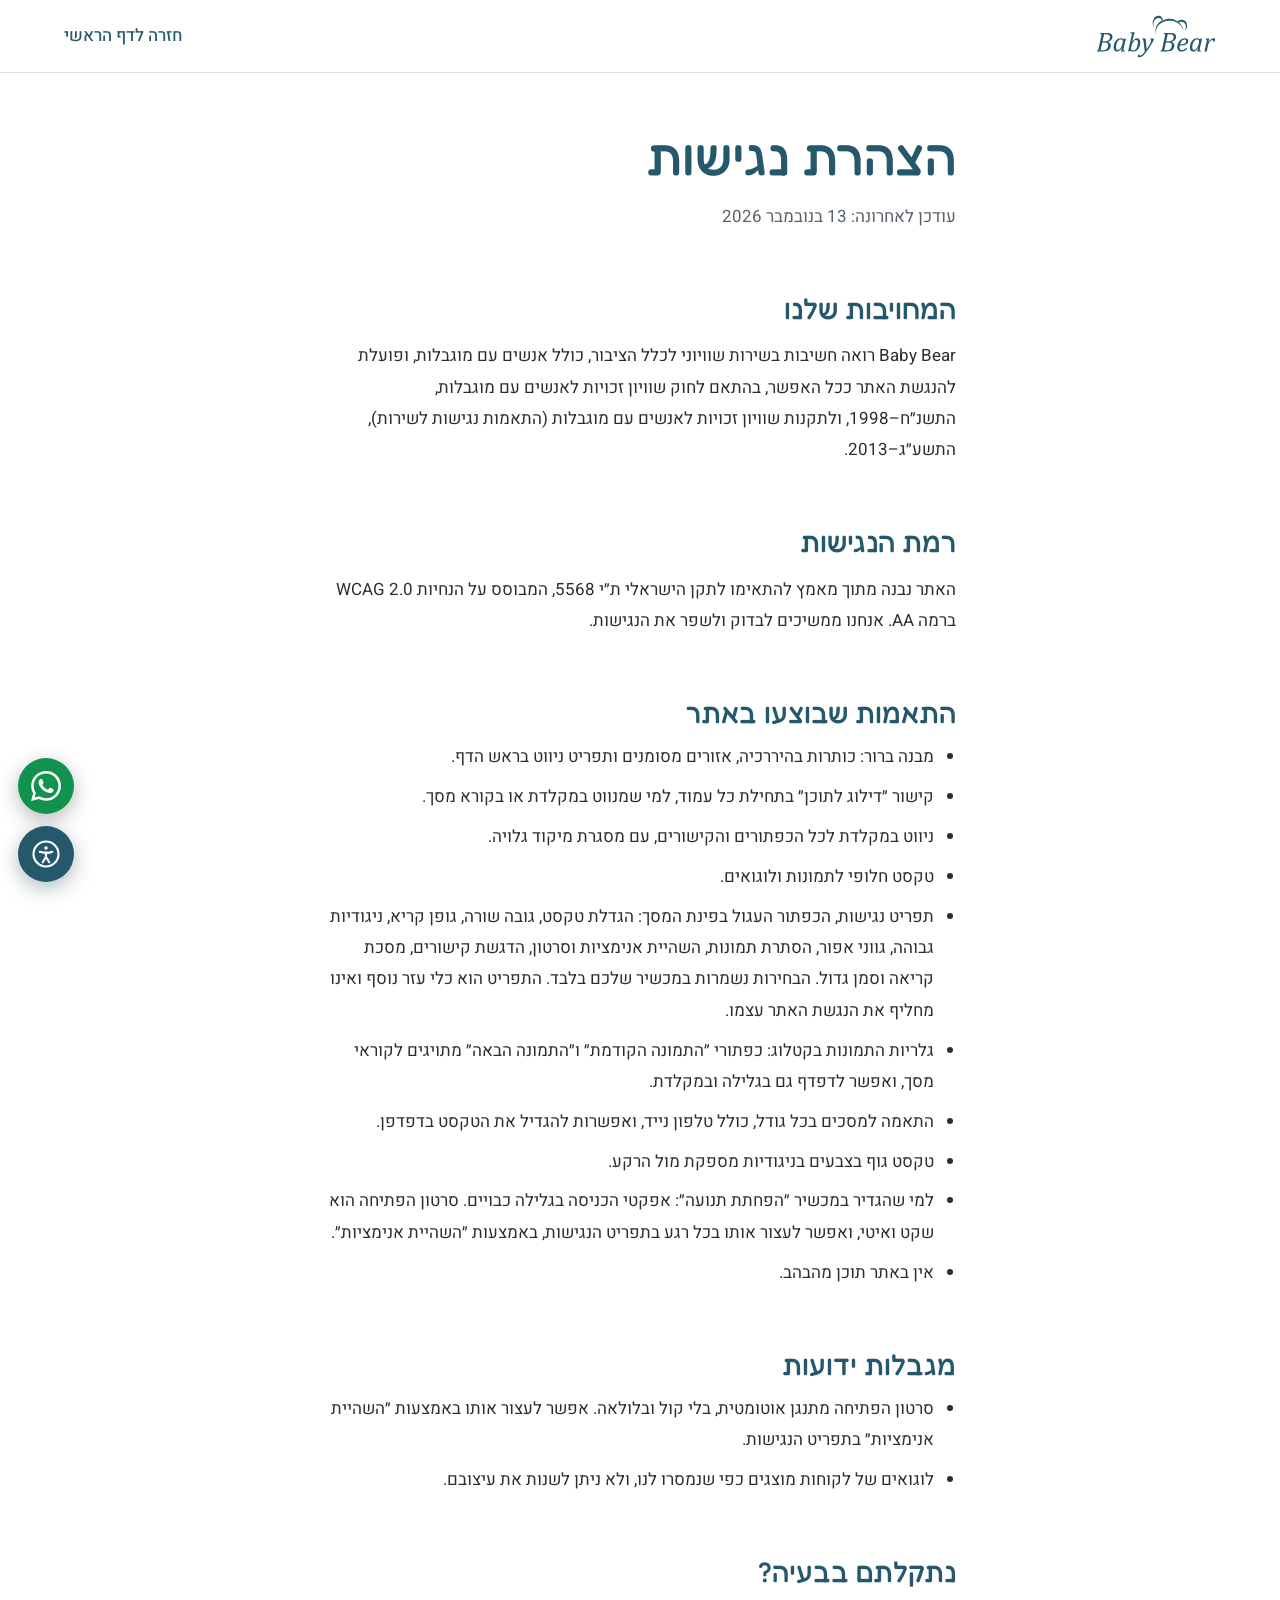
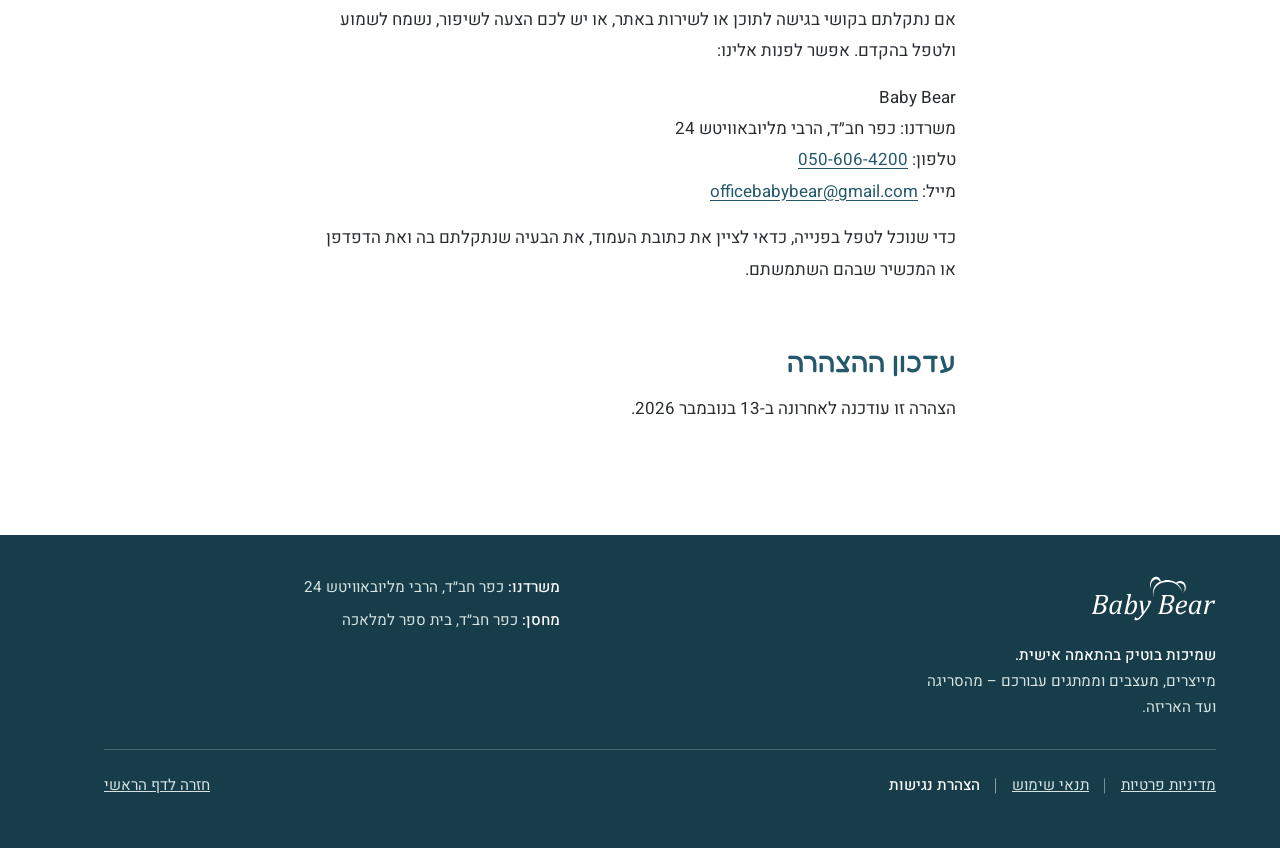
<file: accessibility.html>
<!doctype html>
<html lang="he" dir="rtl">
<head>
  <meta charset="utf-8">
  <meta name="viewport" content="width=device-width, initial-scale=1">
  <title>הצהרת נגישות | Baby Bear</title>
  <link rel="preconnect" href="https://fonts.googleapis.com">
  <link rel="preconnect" href="https://fonts.gstatic.com" crossorigin>
  <link href="https://fonts.googleapis.com/css2?family=Fredoka:wght@400;500;600&family=Heebo:wght@300;400;500;700&display=swap" rel="stylesheet">
  <link rel="stylesheet" href="assets/css/style.css?v=20261115h">
</head>
<body>
  <a class="skip" href="#main">דילוג לתוכן</a>

  <header class="site-header is-solid">
    <a class="brand" href="./" aria-label="Baby Bear, חזרה לדף הראשי"><img class="brand-logo" src="assets/img/logo-teal.svg" alt="" width="136" height="50"></a>
    <a class="legal-back" href="./">חזרה לדף הראשי</a>
  </header>

  <main id="main" class="legal-main">
    <h1>הצהרת נגישות</h1>
    <p class="legal-meta">עודכן לאחרונה: 13 בנובמבר 2026</p>

    <h2>המחויבות שלנו</h2>
    <p>Baby Bear רואה חשיבות בשירות שוויוני לכלל הציבור, כולל אנשים עם מוגבלות, ופועלת להנגשת האתר ככל האפשר, בהתאם לחוק שוויון זכויות לאנשים עם מוגבלות, התשנ״ח–1998, ולתקנות שוויון זכויות לאנשים עם מוגבלות (התאמות נגישות לשירות), התשע״ג–2013.</p>

    <h2>רמת הנגישות</h2>
    <p>האתר נבנה מתוך מאמץ להתאימו לתקן הישראלי ת״י 5568, המבוסס על הנחיות WCAG 2.0 ברמה AA. אנחנו ממשיכים לבדוק ולשפר את הנגישות.</p>

    <h2>התאמות שבוצעו באתר</h2>
    <ul>
      <li>מבנה ברור: כותרות בהיררכיה, אזורים מסומנים ותפריט ניווט בראש הדף.</li>
      <li>קישור ״דילוג לתוכן״ בתחילת כל עמוד, למי שמנווט במקלדת או בקורא מסך.</li>
      <li>ניווט במקלדת לכל הכפתורים והקישורים, עם מסגרת מיקוד גלויה.</li>
      <li>טקסט חלופי לתמונות ולוגואים.</li>
      <li>תפריט נגישות, הכפתור העגול בפינת המסך: הגדלת טקסט, גובה שורה, גופן קריא, ניגודיות גבוהה, גווני אפור, הסתרת תמונות, השהיית אנימציות וסרטון, הדגשת קישורים, מסכת קריאה וסמן גדול. הבחירות נשמרות במכשיר שלכם בלבד. התפריט הוא כלי עזר נוסף ואינו מחליף את הנגשת האתר עצמו.</li>
      <li>גלריות התמונות בקטלוג: כפתורי ״התמונה הקודמת״ ו״התמונה הבאה״ מתויגים לקוראי מסך, ואפשר לדפדף גם בגלילה ובמקלדת.</li>
      <li>התאמה למסכים בכל גודל, כולל טלפון נייד, ואפשרות להגדיל את הטקסט בדפדפן.</li>
      <li>טקסט גוף בצבעים בניגודיות מספקת מול הרקע.</li>
      <li>למי שהגדיר במכשיר ״הפחתת תנועה״: אפקטי הכניסה בגלילה כבויים. סרטון הפתיחה הוא שקט ואיטי, ואפשר לעצור אותו בכל רגע בתפריט הנגישות, באמצעות ״השהיית אנימציות״.</li>
      <li>אין באתר תוכן מהבהב.</li>
    </ul>

    <h2>מגבלות ידועות</h2>
    <ul>
      <li>סרטון הפתיחה מתנגן אוטומטית, בלי קול ובלולאה. אפשר לעצור אותו באמצעות ״השהיית אנימציות״ בתפריט הנגישות.</li>
      <li>לוגואים של לקוחות מוצגים כפי שנמסרו לנו, ולא ניתן לשנות את עיצובם.</li>
    </ul>

    <h2>נתקלתם בבעיה?</h2>
    <p>אם נתקלתם בקושי בגישה לתוכן או לשירות באתר, או יש לכם הצעה לשיפור, נשמח לשמוע ולטפל בהקדם. אפשר לפנות אלינו:</p>
    <p>Baby Bear<br>משרדנו: כפר חב״ד, הרבי מליובאוויטש 24<br>טלפון: <a href="tel:+972506064200" dir="ltr">050-606-4200</a><br>מייל: <a href="mailto:officebabybear@gmail.com" dir="ltr">officebabybear@gmail.com</a></p>
    <p>כדי שנוכל לטפל בפנייה, כדאי לציין את כתובת העמוד, את הבעיה שנתקלתם בה ואת הדפדפן או המכשיר שבהם השתמשתם.</p>

    <h2>עדכון ההצהרה</h2>
    <p>הצהרה זו עודכנה לאחרונה ב-13 בנובמבר 2026.</p>
  </main>

  <footer class="site-footer">
    <div class="footer-brand">
      <a class="brand" href="./" aria-label="Baby Bear, חזרה לדף הראשי"><img class="brand-logo" src="assets/img/logo-white.svg" alt="" width="115" height="42"></a>
      <p class="footer-tag"><strong>שמיכות בוטיק בהתאמה אישית.</strong> מייצרים, מעצבים וממתגים עבורכם – מהסריגה ועד האריזה.</p>
    </div>
    <address class="footer-address">
      <p><strong>משרדנו:</strong> כפר חב״ד, הרבי מליובאוויטש 24</p>
      <p><strong>מחסן:</strong> כפר חב״ד, בית ספר למלאכה</p>
    </address>
    <div class="footer-more">
      <nav class="footer-links" aria-label="מידע משפטי">
        <a href="privacy.html">מדיניות פרטיות</a>
        <a href="terms.html">תנאי שימוש</a>
        <a href="accessibility.html" aria-current="page">הצהרת נגישות</a>
      </nav>
      <a href="./">חזרה לדף הראשי</a>
    </div>
  </footer>
  <aside aria-label="יצירת קשר מהיר">
    <a class="wa-fab" href="https://wa.me/972506064200?text=%D7%A9%D7%9C%D7%95%D7%9D%2C%20%D7%94%D7%92%D7%A2%D7%AA%D7%99%20%D7%93%D7%A8%D7%9A%20%D7%94%D7%93%D7%A3%20%D7%A9%D7%9C%20Baby%20Bear%20%D7%95%D7%90%D7%A9%D7%9E%D7%97%20%D7%9C%D7%A7%D7%91%D7%9C%20%D7%A4%D7%A8%D7%98%D7%99%D7%9D%20%D7%95%D7%94%D7%A6%D7%A2%D7%AA%20%D7%9E%D7%97%D7%99%D7%A8%20%D7%A2%D7%9C%20%D7%A9%D7%9E%D7%99%D7%9B%D7%95%D7%AA%20%D7%91%D7%A1%D7%99%D7%98%D7%95%D7%A0%D7%90%D7%95%D7%AA." target="_blank" rel="noopener" aria-label="שליחת הודעה בוואטסאפ (נפתח בלשונית חדשה)"><svg viewBox="0 0 24 24" width="30" height="30" aria-hidden="true" focusable="false" fill="currentColor"><path d="M17.472 14.382c-.297-.149-1.758-.867-2.03-.967-.273-.099-.471-.148-.67.15-.197.297-.767.966-.94 1.164-.173.199-.347.223-.644.075-.297-.15-1.255-.463-2.39-1.475-.883-.788-1.48-1.761-1.653-2.059-.173-.297-.018-.458.13-.606.134-.133.298-.347.446-.52.149-.174.198-.298.298-.497.099-.198.05-.371-.025-.52-.075-.149-.669-1.612-.916-2.207-.242-.579-.487-.5-.669-.51-.173-.008-.371-.01-.57-.01-.198 0-.52.074-.792.372-.272.297-1.04 1.016-1.04 2.479 0 1.462 1.065 2.875 1.213 3.074.149.198 2.096 3.2 5.077 4.487.709.306 1.262.489 1.694.625.712.227 1.36.195 1.871.118.571-.085 1.758-.719 2.006-1.413.248-.694.248-1.289.173-1.413-.074-.124-.272-.198-.57-.347m-5.421 7.403h-.004a9.87 9.87 0 01-5.031-1.378l-.361-.214-3.741.982.998-3.648-.235-.374a9.86 9.86 0 01-1.51-5.26c.001-5.45 4.436-9.884 9.888-9.884 2.64 0 5.122 1.03 6.988 2.898a9.825 9.825 0 012.893 6.994c-.003 5.45-4.437 9.884-9.885 9.884m8.413-18.297A11.815 11.815 0 0012.05 0C5.495 0 .16 5.335.157 11.892c0 2.096.547 4.142 1.588 5.945L.057 24l6.305-1.654a11.882 11.882 0 005.683 1.448h.005c6.554 0 11.89-5.335 11.893-11.893a11.821 11.821 0 00-3.48-8.413Z"/></svg></a>
  </aside>
  <script src="assets/js/a11y.js?v=20261115h" defer></script>
</body>
</html>
</file>
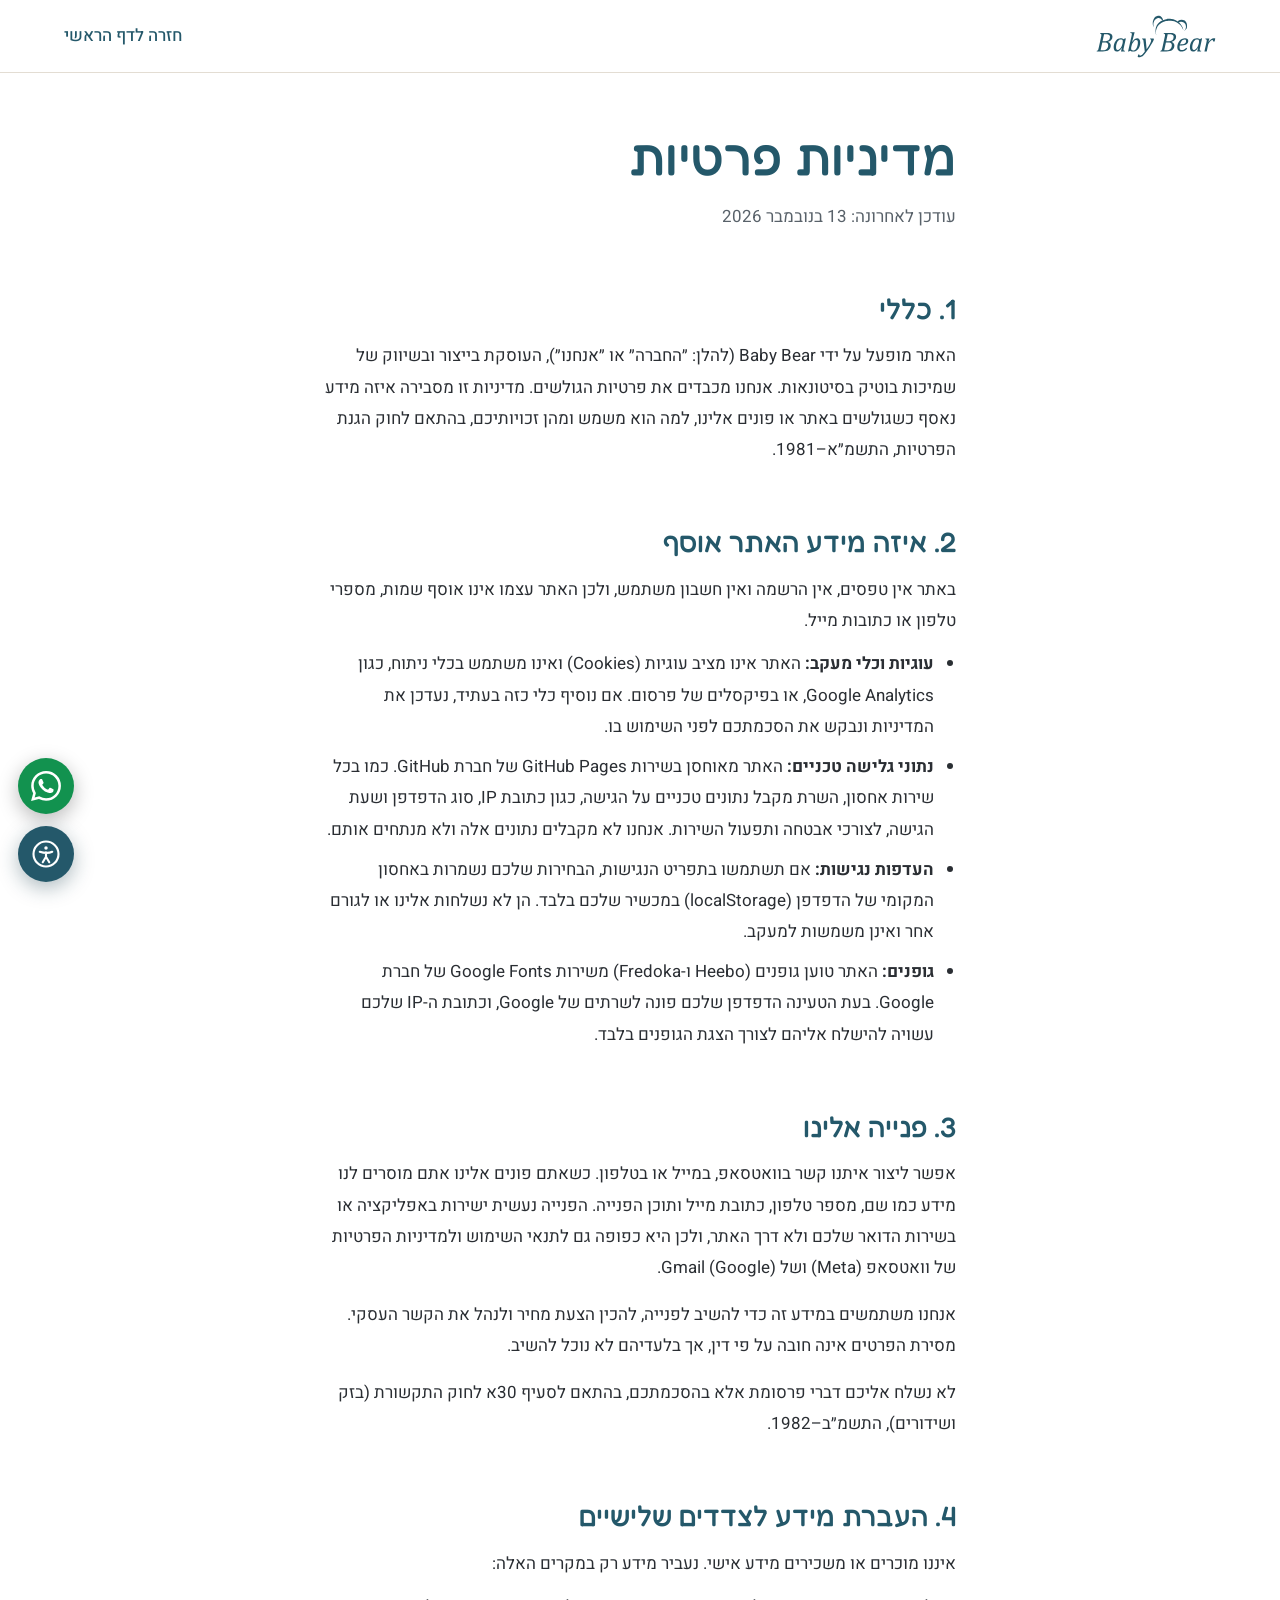
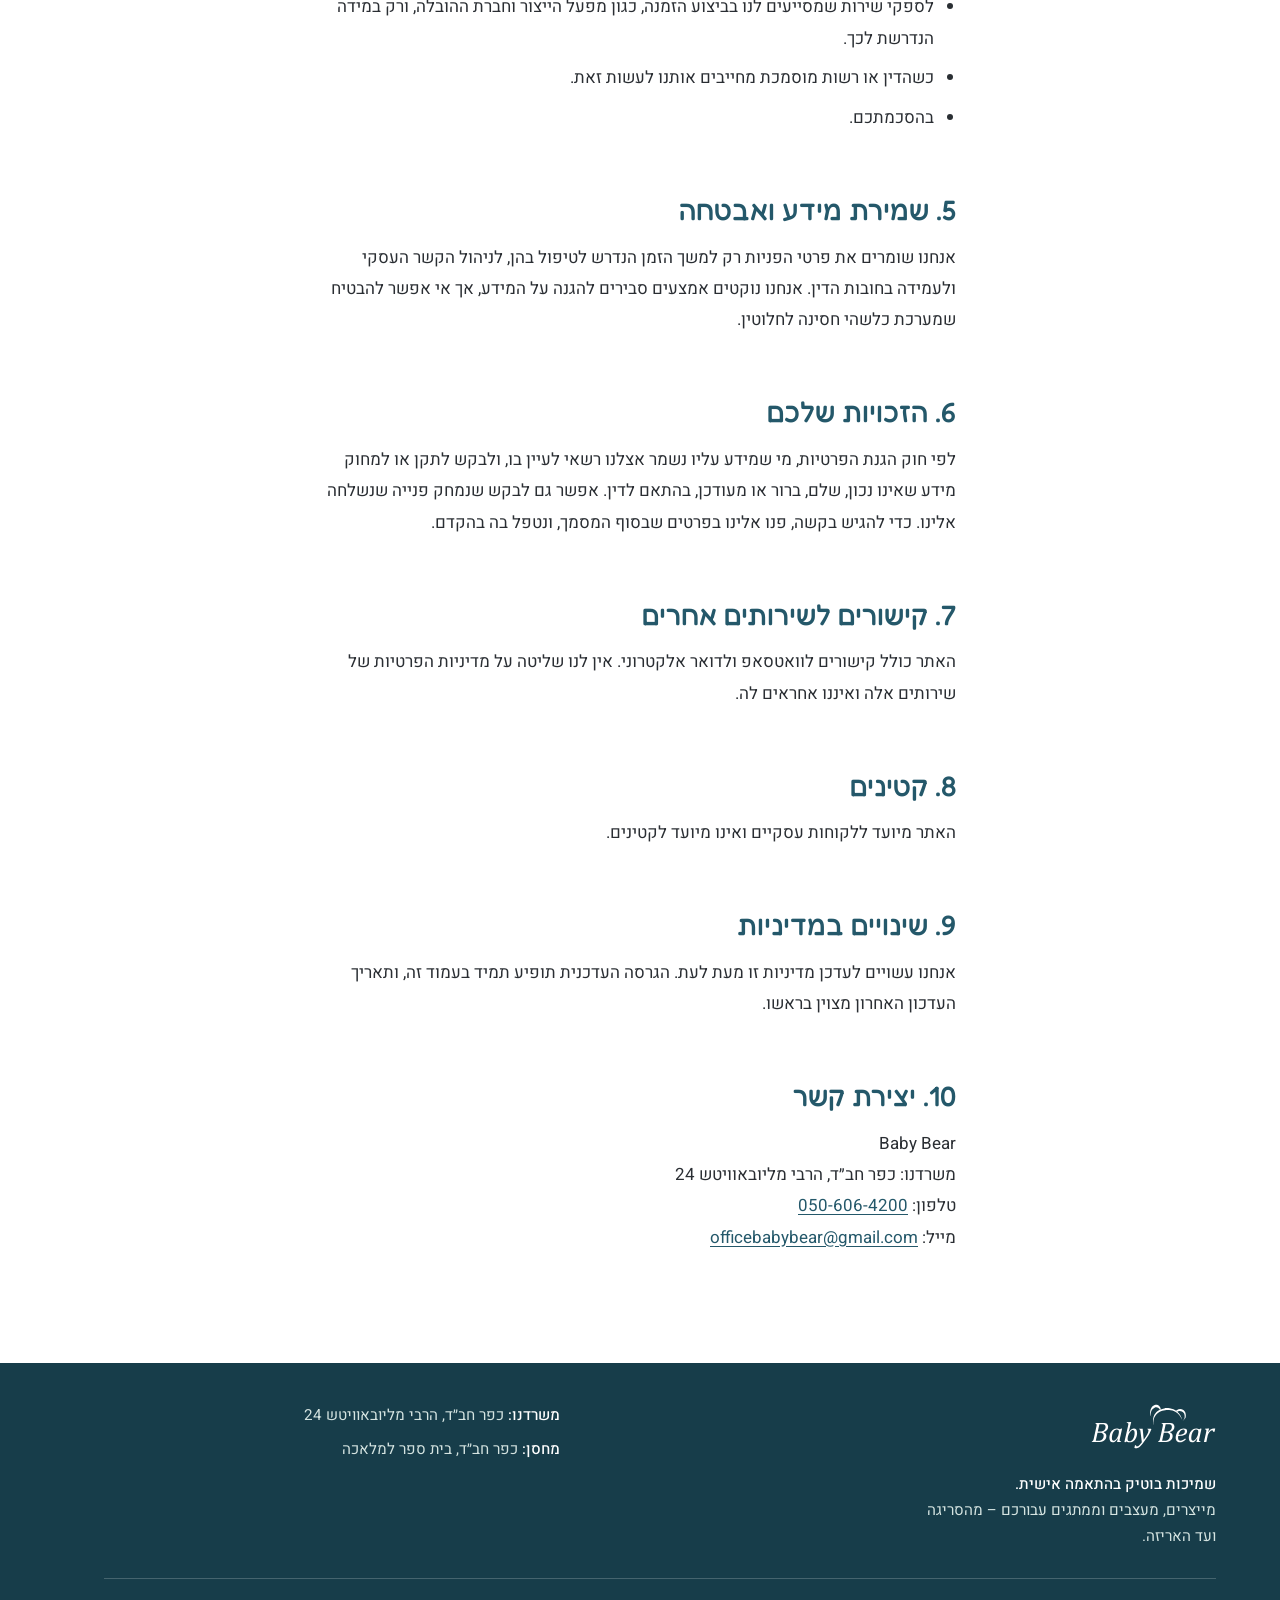
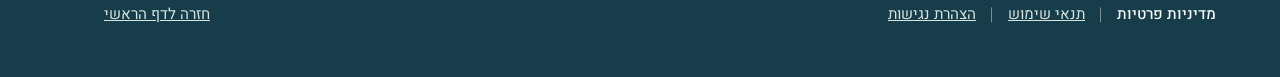
<file: privacy.html>
<!doctype html>
<html lang="he" dir="rtl">
<head>
  <meta charset="utf-8">
  <meta name="viewport" content="width=device-width, initial-scale=1">
  <title>מדיניות פרטיות | Baby Bear</title>
  <link rel="preconnect" href="https://fonts.googleapis.com">
  <link rel="preconnect" href="https://fonts.gstatic.com" crossorigin>
  <link href="https://fonts.googleapis.com/css2?family=Fredoka:wght@400;500;600&family=Heebo:wght@300;400;500;700&display=swap" rel="stylesheet">
  <link rel="stylesheet" href="assets/css/style.css?v=20261115h">
</head>
<body>
  <a class="skip" href="#main">דילוג לתוכן</a>

  <header class="site-header is-solid">
    <a class="brand" href="./" aria-label="Baby Bear, חזרה לדף הראשי"><img class="brand-logo" src="assets/img/logo-teal.svg" alt="" width="136" height="50"></a>
    <a class="legal-back" href="./">חזרה לדף הראשי</a>
  </header>

  <main id="main" class="legal-main">
    <h1>מדיניות פרטיות</h1>
    <p class="legal-meta">עודכן לאחרונה: 13 בנובמבר 2026</p>

    <h2>1. כללי</h2>
    <p>האתר מופעל על ידי Baby Bear (להלן: ״החברה״ או ״אנחנו״), העוסקת בייצור ובשיווק של שמיכות בוטיק בסיטונאות. אנחנו מכבדים את פרטיות הגולשים. מדיניות זו מסבירה איזה מידע נאסף כשגולשים באתר או פונים אלינו, למה הוא משמש ומהן זכויותיכם, בהתאם לחוק הגנת הפרטיות, התשמ״א–1981.</p>

    <h2>2. איזה מידע האתר אוסף</h2>
    <p>באתר אין טפסים, אין הרשמה ואין חשבון משתמש, ולכן האתר עצמו אינו אוסף שמות, מספרי טלפון או כתובות מייל.</p>
    <ul>
      <li><strong>עוגיות וכלי מעקב:</strong> האתר אינו מציב עוגיות (Cookies) ואינו משתמש בכלי ניתוח, כגון Google Analytics, או בפיקסלים של פרסום. אם נוסיף כלי כזה בעתיד, נעדכן את המדיניות ונבקש את הסכמתכם לפני השימוש בו.</li>
      <li><strong>נתוני גלישה טכניים:</strong> האתר מאוחסן בשירות GitHub Pages של חברת GitHub. כמו בכל שירות אחסון, השרת מקבל נתונים טכניים על הגישה, כגון כתובת IP, סוג הדפדפן ושעת הגישה, לצורכי אבטחה ותפעול השירות. אנחנו לא מקבלים נתונים אלה ולא מנתחים אותם.</li>
      <li><strong>העדפות נגישות:</strong> אם תשתמשו בתפריט הנגישות, הבחירות שלכם נשמרות באחסון המקומי של הדפדפן (localStorage) במכשיר שלכם בלבד. הן לא נשלחות אלינו או לגורם אחר ואינן משמשות למעקב.</li>
      <li><strong>גופנים:</strong> האתר טוען גופנים (Heebo ו-Fredoka) משירות Google Fonts של חברת Google. בעת הטעינה הדפדפן שלכם פונה לשרתים של Google, וכתובת ה-IP שלכם עשויה להישלח אליהם לצורך הצגת הגופנים בלבד.</li>
    </ul>

    <h2>3. פנייה אלינו</h2>
    <p>אפשר ליצור איתנו קשר בוואטסאפ, במייל או בטלפון. כשאתם פונים אלינו אתם מוסרים לנו מידע כמו שם, מספר טלפון, כתובת מייל ותוכן הפנייה. הפנייה נעשית ישירות באפליקציה או בשירות הדואר שלכם ולא דרך האתר, ולכן היא כפופה גם לתנאי השימוש ולמדיניות הפרטיות של וואטסאפ (Meta) ושל Gmail (Google).</p>
    <p>אנחנו משתמשים במידע זה כדי להשיב לפנייה, להכין הצעת מחיר ולנהל את הקשר העסקי. מסירת הפרטים אינה חובה על פי דין, אך בלעדיהם לא נוכל להשיב.</p>
    <p>לא נשלח אליכם דברי פרסומת אלא בהסכמתכם, בהתאם לסעיף 30א לחוק התקשורת (בזק ושידורים), התשמ״ב–1982.</p>

    <h2>4. העברת מידע לצדדים שלישיים</h2>
    <p>איננו מוכרים או משכירים מידע אישי. נעביר מידע רק במקרים האלה:</p>
    <ul>
      <li>לספקי שירות שמסייעים לנו בביצוע הזמנה, כגון מפעל הייצור וחברת ההובלה, ורק במידה הנדרשת לכך.</li>
      <li>כשהדין או רשות מוסמכת מחייבים אותנו לעשות זאת.</li>
      <li>בהסכמתכם.</li>
    </ul>

    <h2>5. שמירת מידע ואבטחה</h2>
    <p>אנחנו שומרים את פרטי הפניות רק למשך הזמן הנדרש לטיפול בהן, לניהול הקשר העסקי ולעמידה בחובות הדין. אנחנו נוקטים אמצעים סבירים להגנה על המידע, אך אי אפשר להבטיח שמערכת כלשהי חסינה לחלוטין.</p>

    <h2>6. הזכויות שלכם</h2>
    <p>לפי חוק הגנת הפרטיות, מי שמידע עליו נשמר אצלנו רשאי לעיין בו, ולבקש לתקן או למחוק מידע שאינו נכון, שלם, ברור או מעודכן, בהתאם לדין. אפשר גם לבקש שנמחק פנייה שנשלחה אלינו. כדי להגיש בקשה, פנו אלינו בפרטים שבסוף המסמך, ונטפל בה בהקדם.</p>

    <h2>7. קישורים לשירותים אחרים</h2>
    <p>האתר כולל קישורים לוואטסאפ ולדואר אלקטרוני. אין לנו שליטה על מדיניות הפרטיות של שירותים אלה ואיננו אחראים לה.</p>

    <h2>8. קטינים</h2>
    <p>האתר מיועד ללקוחות עסקיים ואינו מיועד לקטינים.</p>

    <h2>9. שינויים במדיניות</h2>
    <p>אנחנו עשויים לעדכן מדיניות זו מעת לעת. הגרסה העדכנית תופיע תמיד בעמוד זה, ותאריך העדכון האחרון מצוין בראשו.</p>

    <h2>10. יצירת קשר</h2>
    <p>Baby Bear<br>משרדנו: כפר חב״ד, הרבי מליובאוויטש 24<br>טלפון: <a href="tel:+972506064200" dir="ltr">050-606-4200</a><br>מייל: <a href="mailto:officebabybear@gmail.com" dir="ltr">officebabybear@gmail.com</a></p>
  </main>

  <footer class="site-footer">
    <div class="footer-brand">
      <a class="brand" href="./" aria-label="Baby Bear, חזרה לדף הראשי"><img class="brand-logo" src="assets/img/logo-white.svg" alt="" width="115" height="42"></a>
      <p class="footer-tag"><strong>שמיכות בוטיק בהתאמה אישית.</strong> מייצרים, מעצבים וממתגים עבורכם – מהסריגה ועד האריזה.</p>
    </div>
    <address class="footer-address">
      <p><strong>משרדנו:</strong> כפר חב״ד, הרבי מליובאוויטש 24</p>
      <p><strong>מחסן:</strong> כפר חב״ד, בית ספר למלאכה</p>
    </address>
    <div class="footer-more">
      <nav class="footer-links" aria-label="מידע משפטי">
        <a href="privacy.html" aria-current="page">מדיניות פרטיות</a>
        <a href="terms.html">תנאי שימוש</a>
        <a href="accessibility.html">הצהרת נגישות</a>
      </nav>
      <a href="./">חזרה לדף הראשי</a>
    </div>
  </footer>
  <aside aria-label="יצירת קשר מהיר">
    <a class="wa-fab" href="https://wa.me/972506064200?text=%D7%A9%D7%9C%D7%95%D7%9D%2C%20%D7%94%D7%92%D7%A2%D7%AA%D7%99%20%D7%93%D7%A8%D7%9A%20%D7%94%D7%93%D7%A3%20%D7%A9%D7%9C%20Baby%20Bear%20%D7%95%D7%90%D7%A9%D7%9E%D7%97%20%D7%9C%D7%A7%D7%91%D7%9C%20%D7%A4%D7%A8%D7%98%D7%99%D7%9D%20%D7%95%D7%94%D7%A6%D7%A2%D7%AA%20%D7%9E%D7%97%D7%99%D7%A8%20%D7%A2%D7%9C%20%D7%A9%D7%9E%D7%99%D7%9B%D7%95%D7%AA%20%D7%91%D7%A1%D7%99%D7%98%D7%95%D7%A0%D7%90%D7%95%D7%AA." target="_blank" rel="noopener" aria-label="שליחת הודעה בוואטסאפ (נפתח בלשונית חדשה)"><svg viewBox="0 0 24 24" width="30" height="30" aria-hidden="true" focusable="false" fill="currentColor"><path d="M17.472 14.382c-.297-.149-1.758-.867-2.03-.967-.273-.099-.471-.148-.67.15-.197.297-.767.966-.94 1.164-.173.199-.347.223-.644.075-.297-.15-1.255-.463-2.39-1.475-.883-.788-1.48-1.761-1.653-2.059-.173-.297-.018-.458.13-.606.134-.133.298-.347.446-.52.149-.174.198-.298.298-.497.099-.198.05-.371-.025-.52-.075-.149-.669-1.612-.916-2.207-.242-.579-.487-.5-.669-.51-.173-.008-.371-.01-.57-.01-.198 0-.52.074-.792.372-.272.297-1.04 1.016-1.04 2.479 0 1.462 1.065 2.875 1.213 3.074.149.198 2.096 3.2 5.077 4.487.709.306 1.262.489 1.694.625.712.227 1.36.195 1.871.118.571-.085 1.758-.719 2.006-1.413.248-.694.248-1.289.173-1.413-.074-.124-.272-.198-.57-.347m-5.421 7.403h-.004a9.87 9.87 0 01-5.031-1.378l-.361-.214-3.741.982.998-3.648-.235-.374a9.86 9.86 0 01-1.51-5.26c.001-5.45 4.436-9.884 9.888-9.884 2.64 0 5.122 1.03 6.988 2.898a9.825 9.825 0 012.893 6.994c-.003 5.45-4.437 9.884-9.885 9.884m8.413-18.297A11.815 11.815 0 0012.05 0C5.495 0 .16 5.335.157 11.892c0 2.096.547 4.142 1.588 5.945L.057 24l6.305-1.654a11.882 11.882 0 005.683 1.448h.005c6.554 0 11.89-5.335 11.893-11.893a11.821 11.821 0 00-3.48-8.413Z"/></svg></a>
  </aside>
  <script src="assets/js/a11y.js?v=20261115h" defer></script>
</body>
</html>
</file>
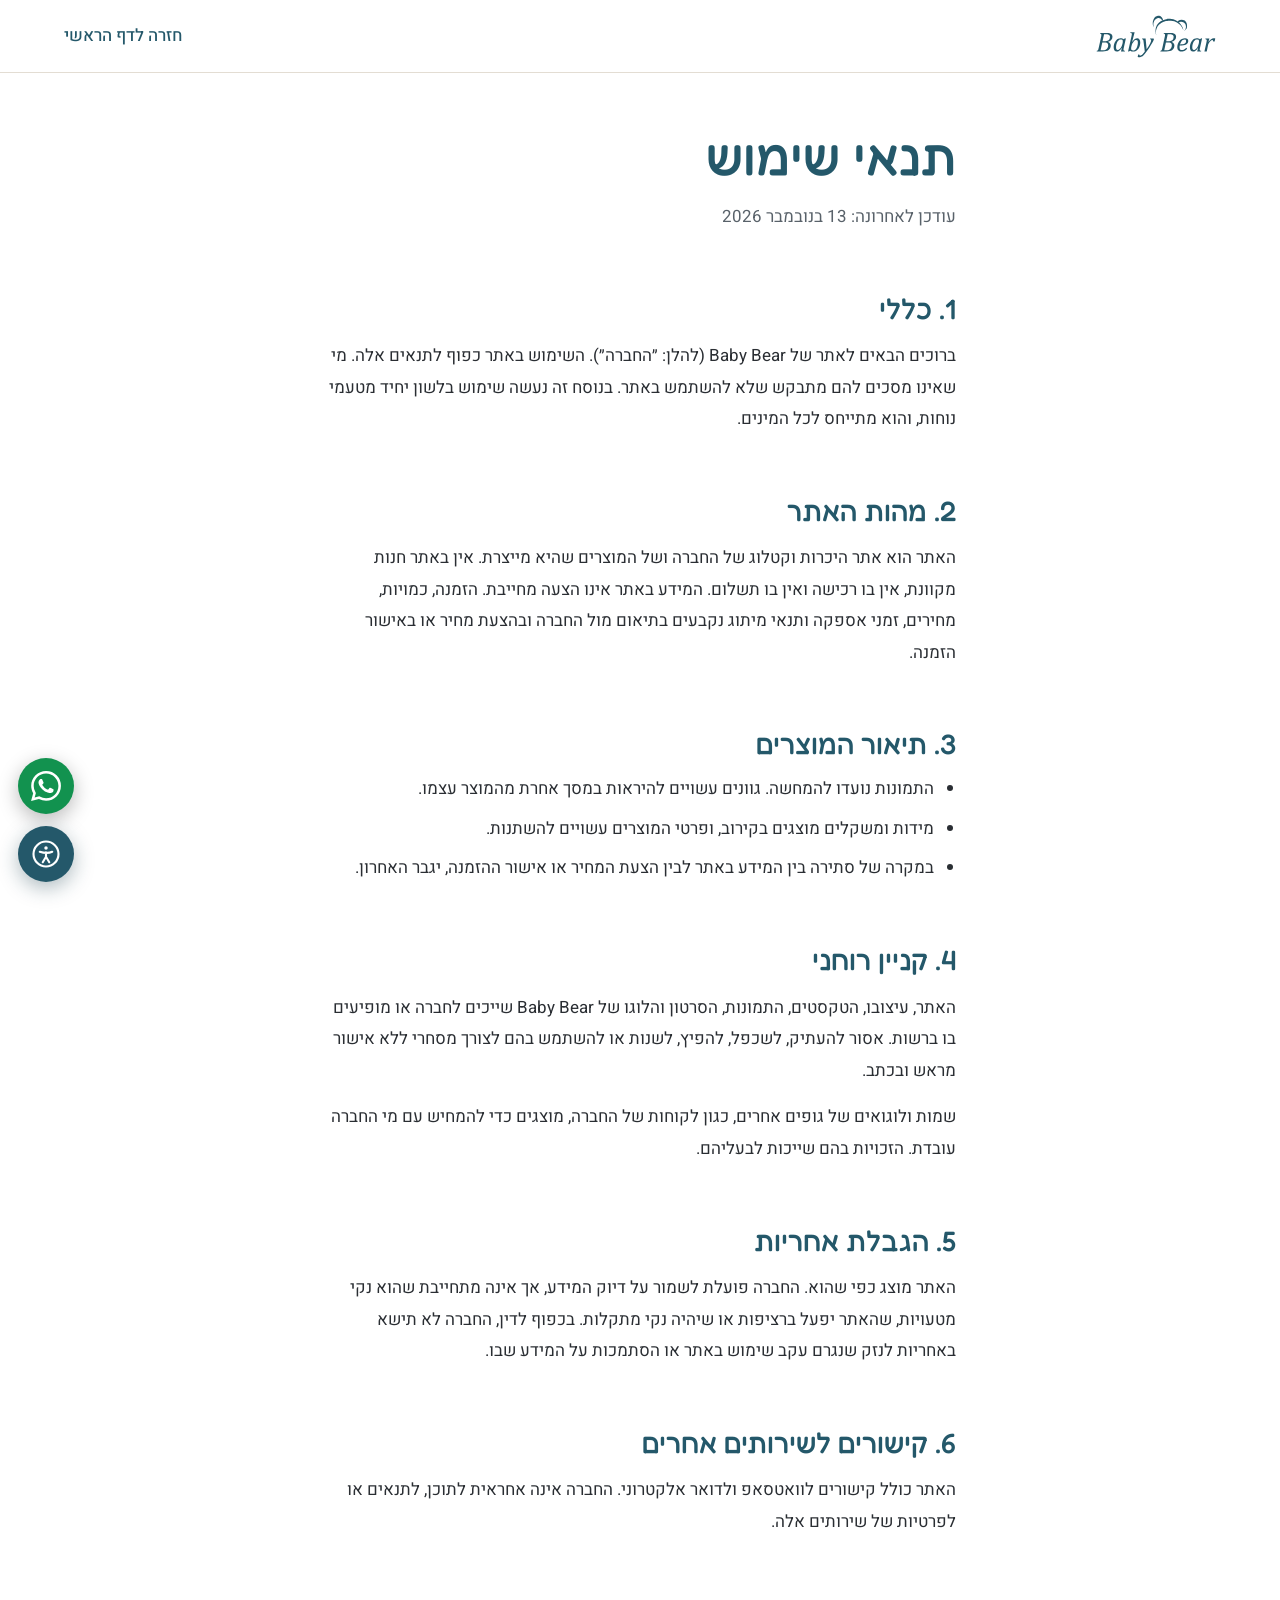
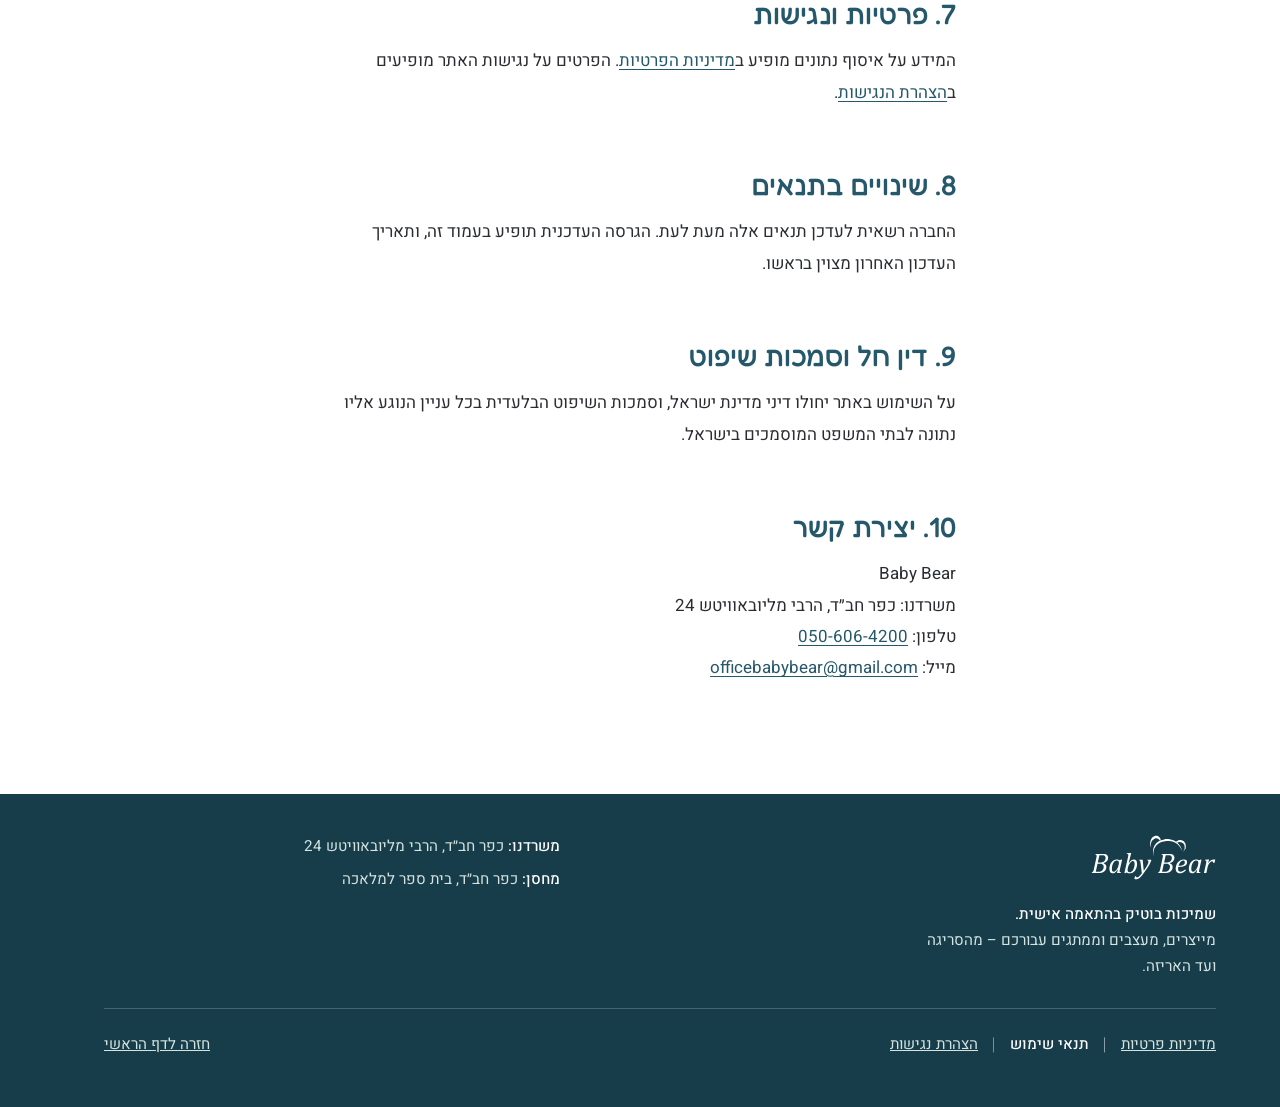
<file: terms.html>
<!doctype html>
<html lang="he" dir="rtl">
<head>
  <meta charset="utf-8">
  <meta name="viewport" content="width=device-width, initial-scale=1">
  <title>תנאי שימוש | Baby Bear</title>
  <link rel="preconnect" href="https://fonts.googleapis.com">
  <link rel="preconnect" href="https://fonts.gstatic.com" crossorigin>
  <link href="https://fonts.googleapis.com/css2?family=Fredoka:wght@400;500;600&family=Heebo:wght@300;400;500;700&display=swap" rel="stylesheet">
  <link rel="stylesheet" href="assets/css/style.css?v=20261115h">
</head>
<body>
  <a class="skip" href="#main">דילוג לתוכן</a>

  <header class="site-header is-solid">
    <a class="brand" href="./" aria-label="Baby Bear, חזרה לדף הראשי"><img class="brand-logo" src="assets/img/logo-teal.svg" alt="" width="136" height="50"></a>
    <a class="legal-back" href="./">חזרה לדף הראשי</a>
  </header>

  <main id="main" class="legal-main">
    <h1>תנאי שימוש</h1>
    <p class="legal-meta">עודכן לאחרונה: 13 בנובמבר 2026</p>

    <h2>1. כללי</h2>
    <p>ברוכים הבאים לאתר של Baby Bear (להלן: ״החברה״). השימוש באתר כפוף לתנאים אלה. מי שאינו מסכים להם מתבקש שלא להשתמש באתר. בנוסח זה נעשה שימוש בלשון יחיד מטעמי נוחות, והוא מתייחס לכל המינים.</p>

    <h2>2. מהות האתר</h2>
    <p>האתר הוא אתר היכרות וקטלוג של החברה ושל המוצרים שהיא מייצרת. אין באתר חנות מקוונת, אין בו רכישה ואין בו תשלום. המידע באתר אינו הצעה מחייבת. הזמנה, כמויות, מחירים, זמני אספקה ותנאי מיתוג נקבעים בתיאום מול החברה ובהצעת מחיר או באישור הזמנה.</p>

    <h2>3. תיאור המוצרים</h2>
    <ul>
      <li>התמונות נועדו להמחשה. גוונים עשויים להיראות במסך אחרת מהמוצר עצמו.</li>
      <li>מידות ומשקלים מוצגים בקירוב, ופרטי המוצרים עשויים להשתנות.</li>
      <li>במקרה של סתירה בין המידע באתר לבין הצעת המחיר או אישור ההזמנה, יגבר האחרון.</li>
    </ul>

    <h2>4. קניין רוחני</h2>
    <p>האתר, עיצובו, הטקסטים, התמונות, הסרטון והלוגו של Baby Bear שייכים לחברה או מופיעים בו ברשות. אסור להעתיק, לשכפל, להפיץ, לשנות או להשתמש בהם לצורך מסחרי ללא אישור מראש ובכתב.</p>
    <p>שמות ולוגואים של גופים אחרים, כגון לקוחות של החברה, מוצגים כדי להמחיש עם מי החברה עובדת. הזכויות בהם שייכות לבעליהם.</p>

    <h2>5. הגבלת אחריות</h2>
    <p>האתר מוצג כפי שהוא. החברה פועלת לשמור על דיוק המידע, אך אינה מתחייבת שהוא נקי מטעויות, שהאתר יפעל ברציפות או שיהיה נקי מתקלות. בכפוף לדין, החברה לא תישא באחריות לנזק שנגרם עקב שימוש באתר או הסתמכות על המידע שבו.</p>

    <h2>6. קישורים לשירותים אחרים</h2>
    <p>האתר כולל קישורים לוואטסאפ ולדואר אלקטרוני. החברה אינה אחראית לתוכן, לתנאים או לפרטיות של שירותים אלה.</p>

    <h2>7. פרטיות ונגישות</h2>
    <p>המידע על איסוף נתונים מופיע ב<a href="privacy.html">מדיניות הפרטיות</a>. הפרטים על נגישות האתר מופיעים ב<a href="accessibility.html">הצהרת הנגישות</a>.</p>

    <h2>8. שינויים בתנאים</h2>
    <p>החברה רשאית לעדכן תנאים אלה מעת לעת. הגרסה העדכנית תופיע בעמוד זה, ותאריך העדכון האחרון מצוין בראשו.</p>

    <h2>9. דין חל וסמכות שיפוט</h2>
    <p>על השימוש באתר יחולו דיני מדינת ישראל, וסמכות השיפוט הבלעדית בכל עניין הנוגע אליו נתונה לבתי המשפט המוסמכים בישראל.</p>

    <h2>10. יצירת קשר</h2>
    <p>Baby Bear<br>משרדנו: כפר חב״ד, הרבי מליובאוויטש 24<br>טלפון: <a href="tel:+972506064200" dir="ltr">050-606-4200</a><br>מייל: <a href="mailto:officebabybear@gmail.com" dir="ltr">officebabybear@gmail.com</a></p>
  </main>

  <footer class="site-footer">
    <div class="footer-brand">
      <a class="brand" href="./" aria-label="Baby Bear, חזרה לדף הראשי"><img class="brand-logo" src="assets/img/logo-white.svg" alt="" width="115" height="42"></a>
      <p class="footer-tag"><strong>שמיכות בוטיק בהתאמה אישית.</strong> מייצרים, מעצבים וממתגים עבורכם – מהסריגה ועד האריזה.</p>
    </div>
    <address class="footer-address">
      <p><strong>משרדנו:</strong> כפר חב״ד, הרבי מליובאוויטש 24</p>
      <p><strong>מחסן:</strong> כפר חב״ד, בית ספר למלאכה</p>
    </address>
    <div class="footer-more">
      <nav class="footer-links" aria-label="מידע משפטי">
        <a href="privacy.html">מדיניות פרטיות</a>
        <a href="terms.html" aria-current="page">תנאי שימוש</a>
        <a href="accessibility.html">הצהרת נגישות</a>
      </nav>
      <a href="./">חזרה לדף הראשי</a>
    </div>
  </footer>
  <aside aria-label="יצירת קשר מהיר">
    <a class="wa-fab" href="https://wa.me/972506064200?text=%D7%A9%D7%9C%D7%95%D7%9D%2C%20%D7%94%D7%92%D7%A2%D7%AA%D7%99%20%D7%93%D7%A8%D7%9A%20%D7%94%D7%93%D7%A3%20%D7%A9%D7%9C%20Baby%20Bear%20%D7%95%D7%90%D7%A9%D7%9E%D7%97%20%D7%9C%D7%A7%D7%91%D7%9C%20%D7%A4%D7%A8%D7%98%D7%99%D7%9D%20%D7%95%D7%94%D7%A6%D7%A2%D7%AA%20%D7%9E%D7%97%D7%99%D7%A8%20%D7%A2%D7%9C%20%D7%A9%D7%9E%D7%99%D7%9B%D7%95%D7%AA%20%D7%91%D7%A1%D7%99%D7%98%D7%95%D7%A0%D7%90%D7%95%D7%AA." target="_blank" rel="noopener" aria-label="שליחת הודעה בוואטסאפ (נפתח בלשונית חדשה)"><svg viewBox="0 0 24 24" width="30" height="30" aria-hidden="true" focusable="false" fill="currentColor"><path d="M17.472 14.382c-.297-.149-1.758-.867-2.03-.967-.273-.099-.471-.148-.67.15-.197.297-.767.966-.94 1.164-.173.199-.347.223-.644.075-.297-.15-1.255-.463-2.39-1.475-.883-.788-1.48-1.761-1.653-2.059-.173-.297-.018-.458.13-.606.134-.133.298-.347.446-.52.149-.174.198-.298.298-.497.099-.198.05-.371-.025-.52-.075-.149-.669-1.612-.916-2.207-.242-.579-.487-.5-.669-.51-.173-.008-.371-.01-.57-.01-.198 0-.52.074-.792.372-.272.297-1.04 1.016-1.04 2.479 0 1.462 1.065 2.875 1.213 3.074.149.198 2.096 3.2 5.077 4.487.709.306 1.262.489 1.694.625.712.227 1.36.195 1.871.118.571-.085 1.758-.719 2.006-1.413.248-.694.248-1.289.173-1.413-.074-.124-.272-.198-.57-.347m-5.421 7.403h-.004a9.87 9.87 0 01-5.031-1.378l-.361-.214-3.741.982.998-3.648-.235-.374a9.86 9.86 0 01-1.51-5.26c.001-5.45 4.436-9.884 9.888-9.884 2.64 0 5.122 1.03 6.988 2.898a9.825 9.825 0 012.893 6.994c-.003 5.45-4.437 9.884-9.885 9.884m8.413-18.297A11.815 11.815 0 0012.05 0C5.495 0 .16 5.335.157 11.892c0 2.096.547 4.142 1.588 5.945L.057 24l6.305-1.654a11.882 11.882 0 005.683 1.448h.005c6.554 0 11.89-5.335 11.893-11.893a11.821 11.821 0 00-3.48-8.413Z"/></svg></a>
  </aside>
  <script src="assets/js/a11y.js?v=20261115h" defer></script>
</body>
</html>
</file>
<file: assets/css/style.css>
/* ==========================================================
   Baby Bear — דף היכרות
   הצבעים והגופנים מוגדרים כאן למעלה. שינוי כאן משנה את כל האתר.
   ========================================================== */
:root {
  --paper: #ffffff;
  --oat: #f3ede4;        /* גוון הסריג שבתמונות */
  --mint: #dcebe6;       /* ירוק־מנטה רך */
  --teal: #24586a;       /* כותרות וקישורים */
  --teal-deep: #173d4a;  /* רקע כהה (אזור הייצור) */
  --rose: #c4476f;       /* כפתור ראשי */
  --rose-dark: #a93760;
  --blush: #f7d9df;
  --ink: #2a2e33;
  --muted: #59626a;
  --line: #e3ddd3;

  --font-display: "Fredoka", "Heebo", system-ui, sans-serif;
  --font-body: "Heebo", system-ui, -apple-system, "Segoe UI", sans-serif;

  --radius: 22px;
  --radius-sm: 12px;
  --gutter: clamp(20px, 5vw, 72px);
  --section-y: clamp(72px, 11vw, 150px);
  --max: 1280px;
  --ease: cubic-bezier(.2, .7, .2, 1);
}

*, *::before, *::after { box-sizing: border-box; }

html { scroll-behavior: smooth; scroll-padding-top: 84px; }

body {
  margin: 0;
  background: var(--paper);
  color: var(--ink);
  font-family: var(--font-body);
  font-size: 1.0625rem;
  line-height: 1.7;
  -webkit-font-smoothing: antialiased;
  overflow-x: hidden;
}

img, video { display: block; max-width: 100%; height: auto; }

h1, h2, h3 {
  font-family: var(--font-display);
  font-weight: 500;
  line-height: 1.12;
  margin: 0;
  text-wrap: balance;
}

h2 { font-size: clamp(2rem, 4.6vw, 3.5rem); color: var(--teal); }

p { margin: 0; }

a { color: var(--teal); }

:focus-visible {
  outline: 3px solid var(--rose);
  outline-offset: 3px;
  border-radius: 6px;
}

.lead {
  font-size: clamp(1.15rem, 1.7vw, 1.4rem);
  line-height: 1.6;
  max-width: 34ch;
  margin-top: 1.1rem;
}

.skip {
  position: absolute;
  inset-inline-start: 12px;
  top: -80px;
  z-index: 200;
  background: var(--paper);
  padding: 12px 18px;
  border-radius: var(--radius-sm);
}
.skip:focus { top: 12px; }

/* ---------- כותרת עליונה ---------- */
.site-header {
  position: fixed;
  inset: 0 0 auto 0;
  z-index: 100;
  display: flex;
  align-items: center;
  justify-content: space-between;
  gap: 24px;
  padding: 14px var(--gutter);
  color: #fff;
  transition: background-color .3s var(--ease), color .3s var(--ease), box-shadow .3s var(--ease);
}
.site-header.is-solid,
.site-header.nav-open {
  background: rgba(255, 255, 255, .96);
  color: var(--teal);
  box-shadow: 0 1px 0 var(--line);
}

.brand { color: inherit; text-decoration: none; display: inline-flex; align-items: center; min-height: 44px; }
.brand img { height: 44px; width: auto; }
.brand-word {
  font-family: var(--font-display);
  font-weight: 600;
  font-size: 1.6rem;
  letter-spacing: -.01em;
  direction: ltr;
}

.site-nav { display: flex; align-items: center; gap: clamp(12px, 2vw, 28px); }
.site-nav a {
  color: inherit;
  text-decoration: none;
  font-weight: 500;
  font-size: 1rem;
  padding: 10px 2px;
  background: linear-gradient(currentColor, currentColor) no-repeat 100% 100% / 0 2px;
  transition: background-size .25s var(--ease);
}
.site-nav a:hover { background-size: 100% 2px; }
.site-nav .nav-cta {
  background: var(--rose);
  color: #fff;
  padding: 10px 20px;
  border-radius: 999px;
  transition: background-color .2s var(--ease);
}
.site-nav .nav-cta:hover { background: var(--rose-dark); }

.nav-toggle {
  display: none;
  align-items: center;
  gap: 10px;
  min-height: 44px;
  padding: 8px 12px;
  border: 0;
  background: none;
  color: inherit;
  font: 500 1rem var(--font-body);
  cursor: pointer;
}
.nav-toggle-bars,
.nav-toggle-bars::before {
  display: block;
  width: 22px;
  height: 2px;
  background: currentColor;
  border-radius: 2px;
}
.nav-toggle-bars { position: relative; translate: 0 -4px; }
.nav-toggle-bars::before { content: ""; position: absolute; top: 8px; }

@media (max-width: 900px) {
  .nav-toggle { display: inline-flex; }
  .site-nav {
    display: none;
    position: absolute;
    inset: 100% 0 auto 0;
    flex-direction: column;
    align-items: stretch;
    gap: 0;
    padding: 8px var(--gutter) 24px;
    background: rgba(255, 255, 255, .98);
    color: var(--teal);
    box-shadow: 0 18px 30px rgba(23, 61, 74, .12);
  }
  .nav-open .site-nav { display: flex; }
  .site-nav a { padding: 14px 0; font-size: 1.15rem; border-bottom: 1px solid var(--line); background: none; }
  .site-nav .nav-cta { margin-top: 18px; text-align: center; border-bottom: 0; padding: 14px 20px; }
}

/* ---------- כפתורים ---------- */
.btn {
  display: inline-flex;
  align-items: center;
  justify-content: center;
  min-height: 52px;
  padding: 12px 30px;
  border-radius: 999px;
  font-weight: 500;
  font-size: 1.0625rem;
  text-decoration: none;
  transition: background-color .2s var(--ease), color .2s var(--ease), border-color .2s var(--ease);
}
.btn-solid { background: var(--rose); color: #fff; }
.btn-solid:hover { background: var(--rose-dark); }
.btn-ghost { color: #fff; border: 1.5px solid rgba(255, 255, 255, .8); }
.btn-ghost:hover { background: #fff; color: var(--teal-deep); }
.btn-outline { color: var(--teal); border: 1.5px solid var(--teal); }
.btn-outline:hover { background: var(--teal); color: #fff; }

/* ---------- פתיחה ---------- */
.hero {
  position: relative;
  min-height: 100vh;
  min-height: 100dvh;
  display: grid;
  align-items: end;
  color: #fff;
  background: var(--teal-deep) url("../img/hero-poster.webp") center / cover no-repeat;
  overflow: hidden;
}
.hero-media {
  position: absolute;
  inset: 0;
  width: 100%;
  height: 100%;
  object-fit: cover;
  transition: opacity .8s ease;
  /* שכבה קבועה במעבד הגרפי: מונע החלפת מסלול הצגה (והסטת גוון) כשמתחילים לגלול */
  transform: translateZ(0);
  will-change: opacity;
}
/* בסוף הסרטון הוא נמוג אל הפריים הראשון (התמונה שמאחוריו) ומתחיל מחדש, במקום קפיצה חדה */
.hero-media.is-fading { opacity: 0; }
.hero-shade {
  position: absolute;
  inset: 0;
  background:
    /* כהות שנמדדה מול פריימים כדי שהטקסט הלבן יעמוד בניגודיות של לפחות 4.5:1 */
    linear-gradient(to bottom, rgba(15, 38, 46, .65) 0, rgba(15, 38, 46, 0) 160px),
    linear-gradient(to top, rgba(15, 38, 46, .78) 0%, rgba(15, 38, 46, .55) 55%, rgba(15, 38, 46, .45) 100%);
}
.hero-copy {
  position: relative;
  width: 100%;
  max-width: var(--max);
  margin-inline: auto;
  padding: 120px var(--gutter) clamp(96px, 14vh, 150px);
}
.hero-title {
  font-size: clamp(3rem, 10.5vw, 8.25rem);
  font-weight: 500;
  line-height: .98;
  letter-spacing: -.02em;
}
.hero-line { display: block; }
.hero-sub {
  max-width: 36ch;
  margin-top: clamp(18px, 2.4vw, 30px);
  font-size: clamp(1.15rem, 1.9vw, 1.5rem);
  line-height: 1.5;
}
.hero-brand { display: block; margin-bottom: .2em; font-family: var(--font-display); font-weight: 500; font-size: 1.2em; letter-spacing: .01em; }
.hero-tag { display: block; margin-bottom: .15em; font-weight: 500; }
.hero-actions { display: flex; flex-wrap: wrap; gap: 14px; margin-top: clamp(24px, 3vw, 38px); }

.hero-scroll {
  position: absolute;
  inset-block-end: 26px;
  inset-inline-start: var(--gutter);
  z-index: 2;
  min-height: 44px;
  display: inline-flex;
  align-items: center;
  gap: 10px;
  color: #fff;
  font: 400 .95rem var(--font-body);
  text-decoration: none;
}
.hero-scroll::after {
  content: "";
  width: 9px;
  height: 9px;
  border: solid currentColor;
  border-width: 0 2px 2px 0;
  rotate: 45deg;
  translate: 0 -3px;
}

/* רגע הכניסה היחיד בדף: השורות עולות אחת אחרי השנייה */
@media (prefers-reduced-motion: no-preference) {
  .hero-line, .hero-sub, .hero-actions {
    animation: rise .9s var(--ease) both;
  }
  .hero-line:nth-child(2) { animation-delay: .12s; }
  .hero-sub { animation-delay: .3s; }
  .hero-actions { animation-delay: .42s; }
  .hero-scroll::after { animation: nudge 1.8s ease-in-out 1.6s infinite; }
}
@keyframes rise {
  from { opacity: 0; transform: translateY(36px); }
  to { opacity: 1; transform: none; }
}
@keyframes nudge {
  50% { translate: 0 3px; }
}

/* ---------- חשיפה בגלילה ---------- */
.js .reveal {
  opacity: 0;
  transform: translateY(32px);
  transition: opacity .8s var(--ease), transform .8s var(--ease);
}
.js .reveal.is-in { opacity: 1; transform: none; }
@media (prefers-reduced-motion: reduce) {
  html { scroll-behavior: auto; }
  .js .reveal { opacity: 1; transform: none; transition: none; }
}

/* ---------- מבנה כללי של מקטע ---------- */
.section {
  max-width: var(--max);
  margin-inline: auto;
  padding: var(--section-y) var(--gutter);
}

/* ---------- מי אנחנו ---------- */
.about {
  display: grid;
  grid-template-columns: minmax(0, 6fr) minmax(0, 5fr);
  column-gap: clamp(32px, 7vw, 110px);
  row-gap: clamp(48px, 7vw, 96px);
  align-items: center;
}
.about-text h2 { margin-bottom: clamp(20px, 2.6vw, 32px); }
.about-copy {
  max-width: 56ch;
  font-size: clamp(1.08rem, 1.45vw, 1.2rem);
  line-height: 1.8;
}
.about-copy + .about-copy { margin-top: 1.3rem; }

.about-photos { position: relative; padding-block-end: 28%; padding-inline-start: 8%; }
.about-photos img { border-radius: var(--radius); object-fit: cover; }
.about-photo-a { width: 100%; aspect-ratio: 4 / 3; }
.about-photo-b {
  position: absolute;
  inset-inline-start: 0;
  inset-block-end: 0;
  width: 38%;
  aspect-ratio: 3 / 4;
  border: 8px solid var(--paper);
}

/* ---------- הייצור ---------- */
.making { background: var(--teal-deep); color: #eaf3f1; }
.making-inner {
  max-width: var(--max);
  margin-inline: auto;
  padding: var(--section-y) var(--gutter);
  display: grid;
  grid-template-columns: minmax(0, 5fr) minmax(0, 6fr);
  gap: clamp(32px, 7vw, 110px);
  align-items: start;
}
.making h2 { color: #fff; }
.making-text { position: sticky; top: 120px; }
.making-list { list-style: none; margin: clamp(28px, 4vw, 48px) 0 0; padding: 0; }
.making-list li {
  display: grid;
  grid-template-columns: 8.5rem 1fr;
  gap: 16px;
  padding: 18px 0;
  border-top: 1px solid rgba(255, 255, 255, .2);
}
.making-list strong { font-family: var(--font-display); font-weight: 500; font-size: 1.2rem; color: #fff; }

.making-photos { display: grid; gap: clamp(20px, 3vw, 40px); }
.making-photos figure { margin: 0; }
.making-photos img { width: 100%; border-radius: var(--radius); object-fit: cover; }
.making-photos figure:nth-child(1) img { aspect-ratio: 4 / 5; }
.making-photos figure:nth-child(2) { width: 72%; margin-inline-start: auto; }
.making-photos figure:nth-child(2) img { aspect-ratio: 1; }
.making-photos figure:nth-child(3) img { aspect-ratio: 3 / 2; }

/* ---------- השמיכות ---------- */
.blankets {
  display: grid;
  grid-template-columns: minmax(0, 5fr) minmax(0, 6fr);
  gap: clamp(32px, 7vw, 110px);
  align-items: center;
}
.blankets-photo img { width: 100%; aspect-ratio: 3 / 4; object-fit: cover; border-radius: var(--radius); }
.blankets-text .lead { max-width: 42ch; }

.spec { margin: clamp(28px, 4vw, 44px) 0 0; }
.spec > div {
  display: grid;
  grid-template-columns: 9.5rem 1fr;
  gap: 16px;
  padding: 16px 0;
  border-top: 1px solid var(--line);
}
.spec > div:last-child { border-bottom: 1px solid var(--line); }
.spec dt { font-weight: 500; color: var(--teal); }
.spec dd { margin: 0; justify-self: start; }

/* ---------- מיתוג ---------- */
.branding { background: var(--oat); }
.branding-inner {
  max-width: var(--max);
  margin-inline: auto;
  padding: var(--section-y) var(--gutter) clamp(56px, 8vw, 96px);
  display: grid;
  grid-template-columns: minmax(0, 6fr) minmax(0, 5fr);
  gap: clamp(32px, 6vw, 96px);
  align-items: center;
}
.branding h2 { font-size: clamp(2.5rem, 5.8vw, 4.75rem); }
.branding h3 { font-size: 1.5rem; color: var(--teal); }
.branding-text .lead { max-width: 28ch; }
.branding-points { list-style: none; margin: clamp(24px, 3vw, 40px) 0 0; padding: 0; }
.branding-points li {
  display: grid;
  grid-template-columns: 9.5rem 1fr;
  gap: 16px;
  padding: 16px 0;
  border-top: 1px solid #d9d0c2;
}
.branding-points strong { font-family: var(--font-display); font-weight: 500; font-size: 1.2rem; color: var(--teal); }
.branding-process {
  max-width: var(--max);
  margin-inline: auto;
  padding: 0 var(--gutter) clamp(56px, 8vw, 96px);
}
.process-steps {
  list-style: none;
  margin: 20px 0 0;
  padding: 0;
  display: grid;
  grid-template-columns: repeat(3, minmax(0, 1fr));
  gap: clamp(20px, 3vw, 48px);
  counter-reset: step;
}
.process-steps li {
  counter-increment: step;
  display: grid;
  gap: 8px;
  align-content: start;
  padding-top: 16px;
  border-top: 2px solid var(--teal);
}
.process-steps li::before {
  content: counter(step);
  font-family: var(--font-display);
  font-size: 2.4rem;
  line-height: 1;
  color: var(--rose);
}
.process-steps strong { font-family: var(--font-display); font-weight: 500; font-size: 1.3rem; color: var(--teal); }
.process-cta { display: flex; flex-wrap: wrap; align-items: center; gap: 20px 36px; margin-top: clamp(32px, 4vw, 48px); }
.process-min { font-size: 1.15rem; }
.process-min strong { font-family: var(--font-display); font-weight: 500; font-size: 1.4rem; color: var(--rose-dark); }

.branding-designs ul { list-style: none; margin: 18px 0 0; padding: 0; display: grid; gap: 20px; }
.branding-designs figure { margin: 0; }
.branding-designs img {
  width: 100%;
  height: auto;
  background: #fff;
  border-radius: 4px;
  box-shadow: 0 12px 28px rgba(36, 88, 106, .12);
}
.branding-designs figcaption { margin-top: 8px; font-size: .95rem; color: var(--muted); }

/* אריזה: פאנל לבן משלו, כדי שיהיה ברור שזה נושא נפרד ולא עוד שורה בתוך המיתוג */
.branding-packaging {
  max-width: var(--max);
  margin-inline: auto;
  padding: 0 var(--gutter) clamp(56px, 8vw, 96px);
}
.packaging-panel {
  display: grid;
  grid-template-columns: minmax(0, 5fr) minmax(0, 6fr);
  gap: clamp(20px, 4vw, 64px);
  align-items: center;
  padding: clamp(28px, 4.5vw, 64px);
  background: #fff;
  border-radius: var(--radius);
}
.branding .packaging-panel h3 { font-size: clamp(1.8rem, 3.2vw, 2.6rem); line-height: 1.2; }
.packaging-panel p { max-width: 54ch; font-size: clamp(1.05rem, 1.4vw, 1.15rem); line-height: 1.8; }
.packaging-panel p + p { margin-top: 1rem; }
@media (max-width: 900px) {
  .packaging-panel { grid-template-columns: minmax(0, 1fr); }
}

.branding-photos {
  max-width: var(--max);
  margin-inline: auto;
  padding: 0 var(--gutter) var(--section-y);
}
.branding-photos ul {
  list-style: none;
  margin: 20px 0 0;
  padding: 0;
  display: grid;
  grid-template-columns: repeat(4, minmax(0, 1fr));
  gap: clamp(12px, 2.4vw, 32px);
}
.branding-photos img { width: 100%; aspect-ratio: 3 / 4; object-fit: cover; border-radius: var(--radius); }
@media (min-width: 900px) {
  .branding-photos li:nth-child(even) { margin-top: 44px; }
}

/* ---------- לקוחות ---------- */
.clients-head .lead { max-width: 52ch; }
/* הלוגואים קטנים וללא מסגרות, בשורות שמתמלאות לפי רוחב המסך */
.client-logos {
  list-style: none;
  margin: clamp(28px, 4vw, 48px) 0 0;
  padding: 0;
  display: flex;
  flex-wrap: wrap;
  justify-content: center;
  gap: 20px clamp(10px, 3vw, 44px);
}
.client-logos li {
  display: flex;
  align-items: center;
  justify-content: center;
  width: 96px;
  height: 58px;
}
.client-logos img {
  width: auto;
  height: auto;
  max-width: 100%;
  max-height: 100%;
  object-fit: contain;
  mix-blend-mode: multiply;
}
/* לוגו שמגיע כצילום של שלט על רקע כהה: אריח קטן עם פינות מעוגלות */
.client-logos li.client-photo { border-radius: 10px; overflow: hidden; background: #1f2233; }
.client-logos li.client-photo img { width: 100%; height: 100%; max-width: none; object-fit: cover; mix-blend-mode: normal; }
@media (min-width: 700px) {
  .client-logos li { width: 150px; height: 84px; }
}

/* ---------- קטלוג ---------- */
.catalog { padding-top: var(--section-y); }
.catalog-head .lead { max-width: 48ch; }

.catalog-grid {
  list-style: none;
  margin: clamp(28px, 4vw, 48px) 0 0;
  padding: 0;
  display: grid;
  grid-template-columns: minmax(0, 1fr);
  gap: clamp(32px, 4vw, 56px) clamp(18px, 2.5vw, 32px);
  align-items: start;
}
@media (min-width: 600px) { .catalog-grid { grid-template-columns: repeat(2, minmax(0, 1fr)); } }
@media (min-width: 960px) { .catalog-grid { grid-template-columns: repeat(3, minmax(0, 1fr)); } }

/* גלריית תמונות בתוך כל כרטיס */
.slider { position: relative; border-radius: var(--radius); overflow: hidden; background: #f6f5f2; }
.slides {
  list-style: none;
  margin: 0;
  padding: 0;
  display: flex;
  overflow-x: auto;
  scroll-snap-type: x mandatory;
  overscroll-behavior-x: contain;
  scrollbar-width: none;
}
.slides::-webkit-scrollbar { display: none; }
.slide { flex: 0 0 100%; scroll-snap-align: start; }
.slide img { display: block; width: 100%; height: auto; aspect-ratio: 1; object-fit: cover; }
.slider-btn {
  position: absolute;
  inset-block-start: 50%;
  translate: 0 -50%;
  width: 44px;
  height: 44px;
  display: grid;
  place-items: center;
  border: 0;
  border-radius: 50%;
  background: rgba(255, 255, 255, .92);
  color: var(--teal);
  box-shadow: 0 4px 14px rgba(23, 61, 74, .22);
  cursor: pointer;
  transition: background-color .2s var(--ease), opacity .2s var(--ease);
}
.slider-btn:hover:not(:disabled) { background: #fff; }
.slider-btn:disabled { opacity: .35; cursor: default; }
.slider-btn::before {
  content: "";
  width: 11px;
  height: 11px;
  border: solid currentColor;
  border-width: 0 0 2.5px 2.5px;
}
/* האתר מימין לשמאל: "הבאה" בצד שמאל ומצביעה שמאלה, "הקודמת" בצד ימין ומצביעה ימינה */
.slider-next { inset-inline-end: 10px; }
.slider-next::before { rotate: 45deg; translate: 2px 0; }
.slider-prev { inset-inline-start: 10px; }
.slider-prev::before { rotate: -135deg; translate: -2px 0; }
.slider-count {
  position: absolute;
  inset-block-end: 10px;
  inset-inline-start: 50%;
  translate: 50% 0;
  margin: 0;
  padding: 2px 12px;
  border-radius: 999px;
  background: rgba(23, 61, 74, .72);
  color: #fff;
  font-size: .85rem;
  line-height: 1.6;
  font-variant-numeric: tabular-nums;
  direction: ltr;
}

.card-body { padding-top: 16px; }
.card h3 { font-size: 1.4rem; color: var(--teal); line-height: 1.3; }
.card-desc { margin: 8px 0 0; font-size: 1.05rem; }
.card-spec { margin: 12px 0 0; font-size: .98rem; }
.card-spec > div { display: flex; gap: 10px; padding: 6px 0; border-top: 1px solid var(--line); }
.card-spec dt { color: var(--muted); min-width: 3.5rem; }
.card-spec dd { margin: 0; }

/* ---------- הזמנה ומשלוח ---------- */
.delivery { max-width: none; background: var(--mint); }
.delivery > * { max-width: calc(var(--max) - 2 * var(--gutter)); margin-inline: auto; }
.delivery-list {
  display: grid;
  grid-template-columns: repeat(3, minmax(0, 1fr));
  gap: clamp(20px, 4vw, 56px);
  margin-top: clamp(28px, 4vw, 48px);
  margin-bottom: 0;
}
.delivery-list > div { border-top: 2px solid var(--teal); padding-top: 18px; }
.delivery-list dt { font-family: var(--font-display); font-weight: 500; font-size: 1.35rem; color: var(--teal); }
.delivery-list dd { margin: 8px 0 0; }

/* ---------- יצירת קשר ---------- */
.contact { display: grid; grid-template-columns: 1fr 1fr; align-items: stretch; }
.contact-photo img { width: 100%; height: 100%; min-height: 380px; object-fit: cover; }
.contact-text { align-self: center; padding: var(--section-y) var(--gutter); }
.contact-actions { display: flex; flex-wrap: wrap; gap: 14px; margin-top: clamp(24px, 3vw, 36px); }
.contact-links { list-style: none; margin: clamp(28px, 4vw, 44px) 0 0; padding: 0; }
.contact-links li { padding: 18px 0; border-top: 1px solid var(--line); }
.contact-links li:last-child { border-bottom: 1px solid var(--line); }
.contact-label { display: block; color: var(--muted); font-size: .95rem; }
.contact-links a {
  display: inline-block;
  font-family: var(--font-display);
  font-size: clamp(1.35rem, 2.6vw, 2.1rem);
  line-height: 1.3;
  color: var(--teal);
  text-decoration-thickness: 2px;
  text-underline-offset: 6px;
  text-decoration-color: var(--blush);
  overflow-wrap: anywhere;
  transition: text-decoration-color .2s var(--ease);
}
.contact-links a:hover { text-decoration-color: var(--rose); }

/* ---------- תחתית ---------- */
.site-footer {
  display: flex;
  flex-wrap: wrap;
  align-items: center;
  justify-content: space-between;
  gap: 12px 24px;
  padding: 28px var(--gutter);
  background: var(--teal-deep);
  color: #d5e4e1;
  font-size: .95rem;
}
.site-footer .brand-word { color: #fff; font-size: 1.3rem; }
.site-footer a { color: inherit; min-height: 44px; display: inline-flex; align-items: center; }

/* ---------- מסכים צרים ---------- */
@media (max-width: 900px) {
  .about, .making-inner, .blankets, .branding-inner, .contact { grid-template-columns: minmax(0, 1fr); }
  .making-text { position: static; }
  .delivery-list { grid-template-columns: minmax(0, 1fr); }
  .about-photos { max-width: 520px; }
  .blankets-photo { max-width: 520px; }
  .contact-text { padding-block: clamp(48px, 9vw, 80px); }
  .hero-scroll { display: none; }
}
@media (max-width: 520px) {
  .making-list li, .spec > div, .branding-points li { grid-template-columns: minmax(0, 1fr); gap: 4px; }
  .process-steps { grid-template-columns: minmax(0, 1fr); }
  .branding-photos ul { grid-template-columns: repeat(2, minmax(0, 1fr)); }
  .hero-actions .btn { flex: 1 1 100%; }
  .hero-copy { padding-bottom: 96px; }
}

/* ---------- לוגו ---------- */
.brand-logo { display: block; height: 50px; width: auto; fill: currentColor; }
.site-footer .brand-logo { height: 42px; color: #fff; }

/* ---------- קישורים משפטיים בתחתית ---------- */
.footer-links { display: flex; flex-wrap: wrap; gap: 0 22px; }
.footer-links a { color: inherit; min-height: 44px; display: inline-flex; align-items: center; }
.footer-links a[aria-current="page"] { text-decoration: none; font-weight: 500; color: #fff; }
.contact-note { margin: 14px 0 0; font-size: .95rem; color: var(--muted); }
.contact-note a { color: var(--teal); }

/* ---------- עמודי מדיניות, תנאים ונגישות ---------- */
.legal-back { color: inherit; font-weight: 500; text-decoration: none; min-height: 44px; display: inline-flex; align-items: center; }
.legal-back:hover { text-decoration: underline; }
.legal-main { max-width: 760px; margin-inline: auto; padding: 128px var(--gutter) clamp(64px, 9vw, 110px); }
.legal-main h1 { font-size: clamp(2rem, 5vw, 3.2rem); color: var(--teal); }
.legal-meta { margin-top: 10px; color: var(--muted); }
.legal-main h2 { margin-top: 2.2em; font-size: clamp(1.35rem, 2.6vw, 1.75rem); color: var(--teal); }
.legal-main p, .legal-main li { font-size: 1.06rem; line-height: 1.85; }
.legal-main p { margin-top: .9em; }
.legal-main ul { margin: .7em 0 0; padding-inline-start: 1.3em; }
.legal-main li + li { margin-top: .5em; }
.legal-main a { color: var(--teal); text-underline-offset: 3px; }

/* ---------- תפריט נגישות ---------- */
.a11y-fab {
  position: fixed;
  inset-block-end: 18px;
  inset-inline-end: 18px;
  z-index: 160;
  width: 56px;
  height: 56px;
  display: grid;
  place-items: center;
  border: 0;
  border-radius: 50%;
  background: var(--teal);
  color: #fff;
  box-shadow: 0 6px 20px rgba(23, 61, 74, .35);
  cursor: pointer;
  transition: background-color .2s var(--ease);
}
.a11y-fab:hover { background: var(--teal-deep); }
.a11y-panel {
  position: fixed;
  inset-block-end: 154px;
  inset-inline-end: 18px;
  z-index: 160;
  width: min(360px, calc(100vw - 36px));
  max-height: min(72vh, calc(100vh - 190px), 660px);
  overflow-y: auto;
  background: #fff;
  color: var(--ink);
  border-radius: 20px;
  box-shadow: 0 18px 50px rgba(23, 61, 74, .3);
}
.a11y-panel[hidden] { display: none; }
.a11y-head {
  position: sticky;
  top: 0;
  z-index: 1;
  display: flex;
  align-items: center;
  gap: 8px;
  padding: 12px 14px 12px 16px;
  background: var(--teal);
  color: #fff;
  border-radius: 20px 20px 0 0;
}
.a11y-head h2 { flex: 1; margin: 0; font: 500 1.25rem var(--font-display); color: #fff; }
.a11y-small {
  min-height: 44px;
  padding: 6px 14px;
  border: 1.5px solid rgba(255, 255, 255, .7);
  border-radius: 999px;
  background: none;
  color: #fff;
  font: 500 .95rem var(--font-body);
  cursor: pointer;
}
.a11y-small:hover { background: rgba(255, 255, 255, .16); }
.a11y-group { padding: 14px 16px 2px; }
.a11y-group h3 { margin: 0 0 8px; font: 500 .95rem var(--font-body); color: var(--muted); }
.a11y-grid { display: grid; grid-template-columns: repeat(2, minmax(0, 1fr)); gap: 8px; }
.a11y-opt {
  min-height: 60px;
  padding: 8px 10px;
  border: 0;
  border-radius: 14px;
  background: #f0efec;
  color: var(--ink);
  font: 500 .95rem/1.3 var(--font-body);
  text-align: center;
  cursor: pointer;
  transition: background-color .2s var(--ease), color .2s var(--ease);
}
.a11y-opt:hover { background: #e4e2dc; }
.a11y-opt[aria-pressed="true"] { background: var(--teal); color: #fff; }
.a11y-foot { margin: 0; padding: 12px 16px 16px; font-size: .95rem; }
.a11y-foot a { color: var(--teal); }
.a11y-mask { position: fixed; inset-inline: 0; z-index: 150; background: rgba(0, 0, 0, .62); pointer-events: none; }
.a11y-mask[hidden] { display: none; }
.a11y-mask-top { top: 0; height: 0; }
.a11y-mask-bottom { top: 100%; bottom: 0; }

/* ---------- התאמות שהגולש בוחר בתפריט הנגישות ---------- */
html.a11y-text-1 { font-size: 112.5%; }
html.a11y-text-2 { font-size: 125%; }
html.a11y-text-3 { font-size: 150%; }
html.a11y-line :is(p, li, dd, dt, span, a, label, figcaption, h1, h2, h3) { line-height: 2 !important; }
html.a11y-font, html.a11y-font * { font-family: Arial, Helvetica, sans-serif !important; }
html.a11y-contrast {
  --paper: #fff; --oat: #fff; --mint: #fff; --blush: #fff;
  --teal: #000; --teal-deep: #000;
  --rose: #8a0f38; --rose-dark: #5f0a26;
  --ink: #000; --muted: #1a1a1a; --line: #000;
}
html.a11y-contrast body { background: #fff; color: #000; }
html.a11y-contrast .hero-shade { background: rgba(0, 0, 0, .68); }
html.a11y-contrast a { text-decoration: underline; }
html.a11y-gray { filter: grayscale(1); }
html.a11y-noimg img:not(.brand-logo), html.a11y-noimg video { visibility: hidden !important; }
html.a11y-still *, html.a11y-still *::before, html.a11y-still *::after {
  animation: none !important;
  transition: none !important;
  scroll-behavior: auto !important;
}
html.a11y-still.js .reveal { opacity: 1 !important; transform: none !important; }
html.a11y-links a {
  text-decoration: underline !important;
  text-decoration-thickness: 2px !important;
  text-underline-offset: 3px;
  outline: 2px solid #b0002f;
  outline-offset: 2px;
}
html.a11y-cursor, html.a11y-cursor * {
  cursor: url("data:image/svg+xml,%3Csvg xmlns='http://www.w3.org/2000/svg' width='44' height='44' viewBox='0 0 24 24'%3E%3Cpath d='M4 2l16 9-7 2 4 8-3 1-4-8-5 5z' fill='black' stroke='white' stroke-width='1.4' stroke-linejoin='round'/%3E%3C/svg%3E") 4 2, auto !important;
}

/* ---------- כפתור וואטסאפ צף, מעל כפתור הנגישות ---------- */
.wa-fab {
  position: fixed;
  inset-block-end: 86px;
  inset-inline-end: 18px;
  z-index: 160;
  width: 56px;
  height: 56px;
  display: grid;
  place-items: center;
  border-radius: 50%;
  background: #12924f;
  color: #fff;
  box-shadow: 0 6px 20px rgba(0, 0, 0, .28);
  transition: background-color .2s var(--ease), transform .2s var(--ease);
}
.wa-fab:hover { background: #0e7a42; }
.wa-fab { transition: background-color .2s var(--ease), opacity .25s var(--ease), transform .25s var(--ease), visibility .25s; }
.wa-fab.is-hidden { opacity: 0; visibility: hidden; transform: scale(.85); }
.wa-fab svg { width: 30px; height: 30px; }

/* ---------- תחתית: מותג, כתובות וקישורים ---------- */
.site-footer {
  display: grid;
  grid-template-columns: minmax(0, 1.3fr) minmax(0, 1fr);
  gap: 28px clamp(28px, 5vw, 64px);
  align-items: start;
  padding: 40px var(--gutter);
  /* משאיר מקום לכפתורי הוואטסאפ והנגישות הצפים, כדי שלא יכסו קישורים */
  padding-inline-end: max(var(--gutter), 104px);
}
.footer-brand .brand { display: inline-flex; }
.site-footer .brand-logo { height: 46px; }
.footer-tag { margin: 14px 0 0; max-width: 34ch; line-height: 1.7; }
.footer-tag strong { display: block; color: #fff; font-weight: 500; }
.footer-address { font-style: normal; }
.footer-address p { margin: 0 0 .6em; line-height: 1.6; }
.footer-address strong { color: #fff; font-weight: 500; }
.footer-more {
  grid-column: 1 / -1;
  display: flex;
  flex-wrap: wrap;
  align-items: center;
  justify-content: space-between;
  gap: 4px 28px;
  padding-top: 14px;
  border-top: 1px solid rgba(255, 255, 255, .2);
}
/* הקישורים בשורה אחת, עם קו דק ביניהם */
.site-footer .footer-links { gap: 0; }
.site-footer .footer-links a { position: relative; padding: 0 16px; }
.site-footer .footer-links a:first-child { padding-inline-start: 0; }
.site-footer .footer-links a + a::before {
  content: "";
  position: absolute;
  inset-inline-start: 0;
  top: 50%;
  width: 1px;
  height: 1em;
  background: currentColor;
  opacity: .5;
  translate: 0 -50%;
}
@media (max-width: 900px) {
  .site-footer { grid-template-columns: minmax(0, 1fr); }
}


/* ---------- לוח הצבעים בשורת הצבעים ---------- */
.color-chart { display: block; width: fit-content; margin-top: 12px; color: var(--teal); font-size: .92rem; text-decoration: none; }
.color-chart img { display: block; width: min(100%, 260px); height: auto; border-radius: 10px; box-shadow: 0 6px 18px rgba(23, 61, 74, .18); }
.color-chart span { display: block; margin-top: 6px; text-decoration: underline; }
.chart-dialog { max-width: min(94vw, 960px); max-height: 92vh; padding: 12px; border: 0; border-radius: 16px; background: #fff; overflow: auto; }
.chart-dialog::backdrop { background: rgba(15, 38, 46, .72); }
.chart-dialog img { display: block; width: 100%; height: auto; max-height: calc(92vh - 96px); object-fit: contain; border-radius: 10px; }
.chart-close { margin-top: 10px; min-height: 44px; padding: 6px 24px; border: 1.5px solid var(--teal); border-radius: 999px; background: none; color: var(--teal); font: 500 1rem var(--font-body); cursor: pointer; }
.chart-close:hover { background: var(--mint); }
.clients { padding-top: 0; }

@media (max-width: 600px) {
  .site-footer .footer-links a { padding: 0 10px; font-size: .9rem; }
  .site-footer .footer-links a:first-child { padding-inline-start: 0; }
}
@media (max-width: 600px) {
  .site-footer { padding-inline-end: var(--gutter); padding-bottom: 120px; }
}
</file>
